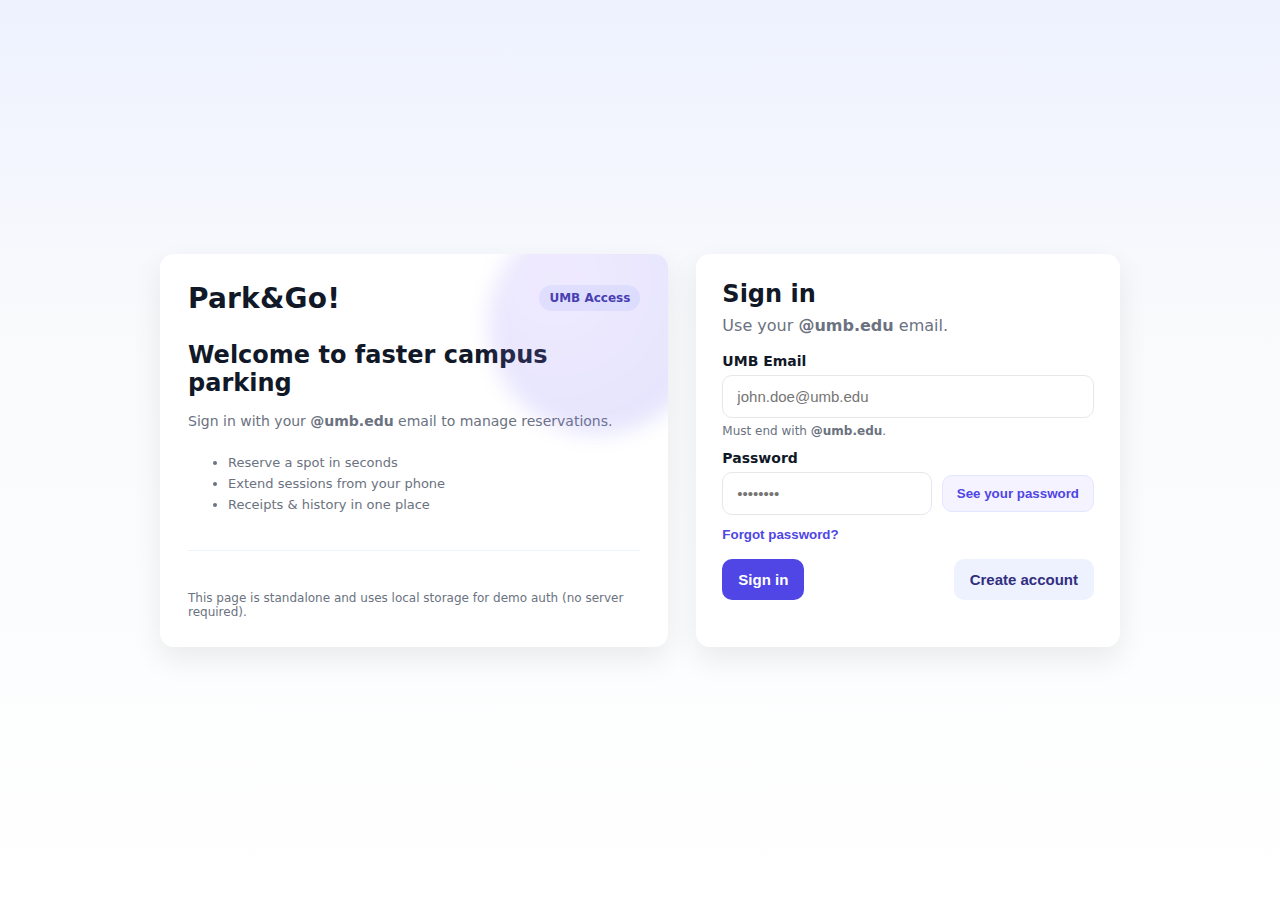
<file: home.html>
<!doctype html>
<html lang="en">
<head>
  <meta charset="utf-8" />
  <meta name="viewport" content="width=device-width,initial-scale=1" />
  <title>Park&Go! - Home</title>

  <!-- ✅ Linked CSS file -->
  <link rel="stylesheet" href="home.css" />
</head>

<body>
  <header class="topbar">
    <div class="left">
      <a href="home.html" class="logo-link">
        <img src="Park&Go!.png" alt="Park&Go! Logo" class="logo-img" />
      </a>
      <div class="heading">
        <div class="title" id="welcomeText">Welcome back!</div>
        <div class="subtitle" id="welcomeSub">Let’s get you parked.</div>
      </div>
    </div>
    <div class="right">
      <button id="signOutBtn" class="btn ghost">Sign out</button>
    </div>
  </header>

  <main class="container">
    <section class="hero-card">
      <div class="hero-left">
        <div class="hero-heading">
          <span class="pill">Today’s Plan</span>
          <h1 id="heroGreeting">Good morning, driver</h1>
        </div>
        <p id="nextReservation" class="hero-copy">You don’t have any active reservations. Pick a garage to get started.</p>
        <div class="hero-actions">
          <button id="primaryAction" class="btn primary">Reserve a Spot</button>
          <button id="viewHistory" class="btn ghost">View Reservations</button>
        </div>
      </div>
      <div class="hero-right">
        <div class="metric-card">
          <div class="metric-label">Selected Garage</div>
          <div class="metric-value" id="selectedGarageLabel">None</div>
          <div class="metric-sub" id="garageStatus">Choose a garage below</div>
        </div>
      </div>
    </section>

    <section class="section select-garage">
      <div class="section-heading">
        <h2 class="section-title">Live garage availability</h2>
        <p class="muted small">Data refreshes every five minutes from gate sensors.</p>
      </div>
      <div class="garages" id="garageList"></div>
      <div class="hint">Tip: Selecting a garage personalises the insights and reservation shortcuts below.</div>
    </section>


    <section class="section activity">
      <div class="section-heading">
        <h2 class="section-title">Upcoming & recent reservations</h2>
        <button id="viewAllReservations" class="link-btn">View all</button>
      </div>
      <ul id="reservationList" class="reservation-list" aria-live="polite"></ul>
      <div id="reservationEmpty" class="empty-state">No reservations yet. Reserve a spot to see it here.</div>
    </section>

  </main>

  <!-- Bottom Navigation -->
  <nav class="sitenavigation">
    <p><a href="home.html" class="active">Home</a></p>
    <p><a href="map.html"> Map</a></p>
    <p><a href="./reservations.html">Reservation</a></p>
    <p><a href="./profile.html">Profile</a></p>
  </nav>
  <script src="profile-shared.js"></script>
  <script>
  (() => {
    const {
      SESSION_KEY,
      readProfiles,
      writeProfiles,
      ensureProfile,
      readReservations,
      formatDate,
      toTitleCase,
      localPart
    } = window.ProfileStore;

    const SELECTED_GARAGE_KEY = "parkgo_selected_garage";
    const MODE_KEY = "parkgo_mode";
    const GARAGE_SNAPSHOT_KEY = "parkgo_garage_snapshot";

    const email = localStorage.getItem(SESSION_KEY);
    if(!email){
      window.location.href = "welcome.html";
      return;
    }

    const $ = (selector, root=document) => root.querySelector(selector);
    const welcomeText    = $("#welcomeText");
    const welcomeSub     = $("#welcomeSub");
    const heroGreeting   = $("#heroGreeting");
    const nextReservationEl = $("#nextReservation");
    const primaryAction  = $("#primaryAction");
    const viewHistory    = $("#viewHistory");
    const selectedGarageLabel = $("#selectedGarageLabel");
    const garageStatus   = $("#garageStatus");
    const garageList     = $("#garageList");
    const reservationList = $("#reservationList");
    const reservationEmpty = $("#reservationEmpty");

    function deriveFirstName(profile){
      const raw = (profile.name || "").trim();
      if(raw){
        return toTitleCase(raw.split(/\s+/)[0] || "Driver");
      }
      const fragment = email.split("@")[0] || "";
      const match = fragment.match(/[A-Za-z]+/);
      const token = match ? match[0] : "Driver";
      return toTitleCase(token);
    }

    function ensureProfileName(){
      const profiles = readProfiles();
      const profile = profiles[email] || ensureProfile();
      if(!profile.name){
        try{
          const users = JSON.parse(localStorage.getItem("parkgo_users") || "{}");
          const user = users[email];
          if(user){
            const candidate = [user.firstName, user.lastName].filter(Boolean).join(" ").trim();
            if(candidate){
              profile.name = candidate.split(/\s+/).map(part=>toTitleCase(part)).join(" ");
            }
          }
        }catch{}
      }
      profiles[email] = profile;
      writeProfiles(profiles);
      return profile;
    }

    const profile = ensureProfileName();
    const firstName = deriveFirstName(profile);

    if(welcomeText){ welcomeText.textContent = `Welcome back, ${firstName}!`; }
    if(heroGreeting){ heroGreeting.textContent = `Hi ${firstName}, your spot is waiting`; }
    if(welcomeSub){
      welcomeSub.textContent = "Track availability, reserve parking, and stay ahead with live updates.";
    }

    function loadStoredSnapshot(){
      try{
        return JSON.parse(localStorage.getItem(GARAGE_SNAPSHOT_KEY) || "null");
      }catch{
        return null;
      }
    }
    function normalizeSnapshot(raw){
      if(!raw){ return null; }
      const map = new Map();
      const list = Array.isArray(raw.garages) ? raw.garages : [];
      list.forEach(item=>{
        if(item && item.name){
          map.set(item.name, item);
        }
      });
      if(!map.size){ return null; }
      return { timestamp: raw.timestamp || Date.now(), map };
    }

    // Garage data
    function computeGarageSnapshot(){
      const now = Date.now();
      const base = [
        { name:"West Garage", levels:7, capacity:420, base:0.62 },
        { name:"Campus Center Garage", levels:2, capacity:120, base:0.45 }
      ];
      const cached = normalizeSnapshot(loadStoredSnapshot());
      if(cached && (now - cached.timestamp) < 5 * 60 * 1000){
        const reused = base.map(entry=>{
          const cachedEntry = cached.map.get(entry.name);
          if(cachedEntry){
            const available = Math.min(Number(cachedEntry.available) || 0, entry.capacity);
            const ratio = Math.min(Math.max(cachedEntry.ratio ?? (available / entry.capacity), 0), 1);
            const change = cachedEntry.change ?? 0;
            return { ...entry, available, change, ratio };
          }
          return { ...entry, available: Math.round(entry.capacity * entry.base), change: 0, ratio: entry.base };
        });
        try{
          localStorage.setItem(GARAGE_SNAPSHOT_KEY, JSON.stringify({ timestamp: cached.timestamp, garages: reused }));
        }catch{}
        return reused;
      }
      const result = base.map((entry, index)=>{
        const wave = Math.sin(now / (620000 - index * 110000)) * 0.08;
        const ratio = Math.min(Math.max(entry.base + wave, 0.1), 0.95);
        const available = Math.round(entry.capacity * ratio);
        const change = Math.round((Math.random() * 12) - 6);
        return { ...entry, available, change, ratio };
      });
      try{
        localStorage.setItem(GARAGE_SNAPSHOT_KEY, JSON.stringify({ timestamp: now, garages: result }));
      }catch{}
      return result;
    }

    let garages = computeGarageSnapshot();

    function renderGarageCards(){
      if(!garageList){ return; }
      const saved = localStorage.getItem(SELECTED_GARAGE_KEY);
      const STATE_DATA = {
        good:{
          label:"Flowing freely",
          caption:"Plenty of stalls open",
          color:"#7c3aed",
          glow:"rgba(124,58,237,0.35)",
          surface:"linear-gradient(135deg,#ede9fe 0%,#ddd6fe 45%,#c4b5fd 100%)",
          muted:"#4c1d95"
        },
        moderate:{
          label:"Filling steadily",
          caption:"Arrivals picking up",
          color:"#7c3aed",
          glow:"rgba(124,58,237,0.35)",
          surface:"linear-gradient(135deg,#ede9fe 0%,#ddd6fe 45%,#c4b5fd 100%)",
          muted:"#4c1d95"
        },
        busy:{
          label:"Near capacity",
          caption:"Expect short waits",
          color:"#7c3aed",
          glow:"rgba(124,58,237,0.35)",
          surface:"linear-gradient(135deg,#ede9fe 0%,#ddd6fe 45%,#c4b5fd 100%)",
          muted:"#4c1d95"
        }
      };
      garageList.innerHTML = garages.map((garage)=>{
        const percent = Math.round((garage.available/garage.capacity)*100);
        const state = percent >= 70 ? "good" : percent >= 40 ? "moderate" : "busy";
        const tone = STATE_DATA[state] || STATE_DATA.moderate;
        const change = garage.change || 0;
        const trendText = `${change >= 0 ? "+" : ""}${change} vs last hour`;
        const trendClass = change >= 0 ? "positive" : "negative";
        const selected = saved === garage.name ? "selected" : "";
        const trendIcon = change >= 0 ? "▲" : "▼";
        return `
          <button
            class="garage-card ${selected}"
            data-garage="${garage.name}"
            data-state="${state}"
            style="--state-color:${tone.color}; --state-glow:${tone.glow}; --state-surface:${tone.surface}; --state-muted:${tone.muted}; --percent:${percent}%;">
            <div class="garage-header">
              <div class="g-heading">
                <span class="status-led" aria-hidden="true"></span>
                <div>
                  <div class="g-title">${garage.name}</div>
                  <div class="g-meta">${garage.levels} level${garage.levels>1?"s":""}</div>
                </div>
              </div>
              <div class="garage-pill">${percent}% capacity</div>
            </div>
            <div class="garage-meter" aria-hidden="true">
              <div class="meter-track">
                <div class="meter-fill" style="width:${percent}%"></div>
              </div>
              <div class="meter-legend">
                <span class="meter-available">${garage.available} open</span>
                <span class="meter-used">${garage.capacity - garage.available} used</span>
              </div>
            </div>
            <div class="garage-state">
              <span class="state-label">${tone.label}</span>
              <span class="state-caption">${tone.caption}</span>
            </div>
            <div class="garage-trend ${trendClass}">
              <span class="trend-icon" aria-hidden="true">${trendIcon}</span>
              <span>${trendText}</span>
            </div>
          </button>
        `;
      }).join("");

      const buttons = Array.from(document.querySelectorAll(".garage-card"));
      buttons.forEach(btn=>{
        btn.addEventListener("click", ()=>{
          buttons.forEach(b=>b.classList.remove("selected"));
          btn.classList.add("selected");
          const garageName = btn.dataset.garage;
          localStorage.setItem(SELECTED_GARAGE_KEY, garageName);
          updateGarageSummary(garageName);
        });
        btn.addEventListener("keydown",(e)=>{
          if(e.key === "Enter" || e.key === " "){
            e.preventDefault();
            btn.click();
          }
        });
      });

      if(!saved && buttons.length){
        buttons[0].classList.add("selected");
        localStorage.setItem(SELECTED_GARAGE_KEY, buttons[0].dataset.garage);
      }
      updateGarageSummary(localStorage.getItem(SELECTED_GARAGE_KEY) || garages[0].name);
    }

    function updateGarageSummary(name){
      const entry = garages.find(g=>g.name === name);
      if(selectedGarageLabel){
        selectedGarageLabel.textContent = entry ? entry.name : "None";
      }
      if(garageStatus){
        if(entry){
          const percent = Math.round((entry.available/entry.capacity)*100);
          garageStatus.textContent = `${entry.available} spots open • ${percent}% capacity`;
        }else{
          garageStatus.textContent = "Choose a garage to personalize suggestions.";
        }
      }
    }

    function getReservations(){
      const list = readReservations();
      return list.filter(r=>r.user === email);
    }

    function renderReservations(){
      if(!reservationList || !reservationEmpty){ return; }
      const list = getReservations();
      if(!list.length){
        reservationList.innerHTML = "";
        reservationList.hidden = true;
        reservationEmpty.hidden = false;
        return;
      }
      const sorted = list.slice().sort((a,b)=>new Date(a.startIso) - new Date(b.startIso));
      const now = Date.now();
      const next = sorted.find(res => new Date(res.endIso).getTime() >= now);

      if(nextReservationEl){
        if(next){
          const start = new Date(next.startIso);
          const end = new Date(next.endIso);
          nextReservationEl.innerHTML = `Your next reservation is <strong>${next.garage}</strong> on <strong>${start.toLocaleDateString([], {weekday:"short", month:"short", day:"numeric"})}</strong> from <strong>${start.toLocaleTimeString([], {hour:"numeric", minute:"2-digit"})}</strong> to <strong>${end.toLocaleTimeString([], {hour:"numeric", minute:"2-digit"})}</strong>.`;
        }else{
          nextReservationEl.textContent = "You don’t have anything booked. Reserve a spot to skip the ticket line.";
        }
      }

      reservationList.hidden = false;
      reservationEmpty.hidden = true;
      reservationList.innerHTML = sorted.slice(0,4).map((res)=>{
        const start = new Date(res.startIso);
        const end = new Date(res.endIso);
        const isFuture = end.getTime() > now;
        return `
          <li class="reservation-item ${isFuture?"active":"completed"}">
            <div>
              <div class="reservation-title">${res.garage}</div>
              <div class="reservation-meta">${start.toLocaleDateString([], {month:"short", day:"numeric"})} • ${start.toLocaleTimeString([], {hour:"numeric", minute:"2-digit"})} - ${end.toLocaleTimeString([], {hour:"numeric", minute:"2-digit"})}</div>
            </div>
            <span class="status-badge">${isFuture ? "Upcoming" : "Completed"}</span>
          </li>
        `;
      }).join("");
    }

    function goToMap(mode){
      const selected =
        document.querySelector(".garage-card.selected")?.dataset.garage ||
        localStorage.getItem(SELECTED_GARAGE_KEY);

      if(mode === "select" && !selected){
        alert("Please choose a garage first.");
        return;
      }
      if(selected){
        localStorage.setItem(SELECTED_GARAGE_KEY, selected);
      }
      localStorage.setItem(MODE_KEY, mode);
      window.location.href = "map.html";
    }

    $("#signOutBtn")?.addEventListener("click", ()=>{
      localStorage.removeItem(SESSION_KEY);
      window.location.href = "welcome.html";
    });

    primaryAction?.addEventListener("click", ()=>goToMap("select"));
    viewHistory?.addEventListener("click", ()=>window.location.href = "reservations.html");
    $("#viewAllReservations")?.addEventListener("click", ()=>window.location.href = "reservations.html");
    window.addEventListener("storage", (event)=>{
      if(event.key === GARAGE_SNAPSHOT_KEY){
        const stored = normalizeSnapshot(loadStoredSnapshot());
        if(stored){
          garages = Array.from(stored.map.values()).map(entry=>({
            name: entry.name,
            levels: entry.levels || (entry.name === "West Garage" ? 7 : 2),
            capacity: entry.capacity,
            available: entry.available,
            change: entry.change ?? 0,
            ratio: entry.ratio ?? (entry.available / entry.capacity)
          }));
          renderGarageCards();
        }
      }
    });

    renderGarageCards();
    renderReservations();
  })();
  </script>
</body>
</html>
</file>
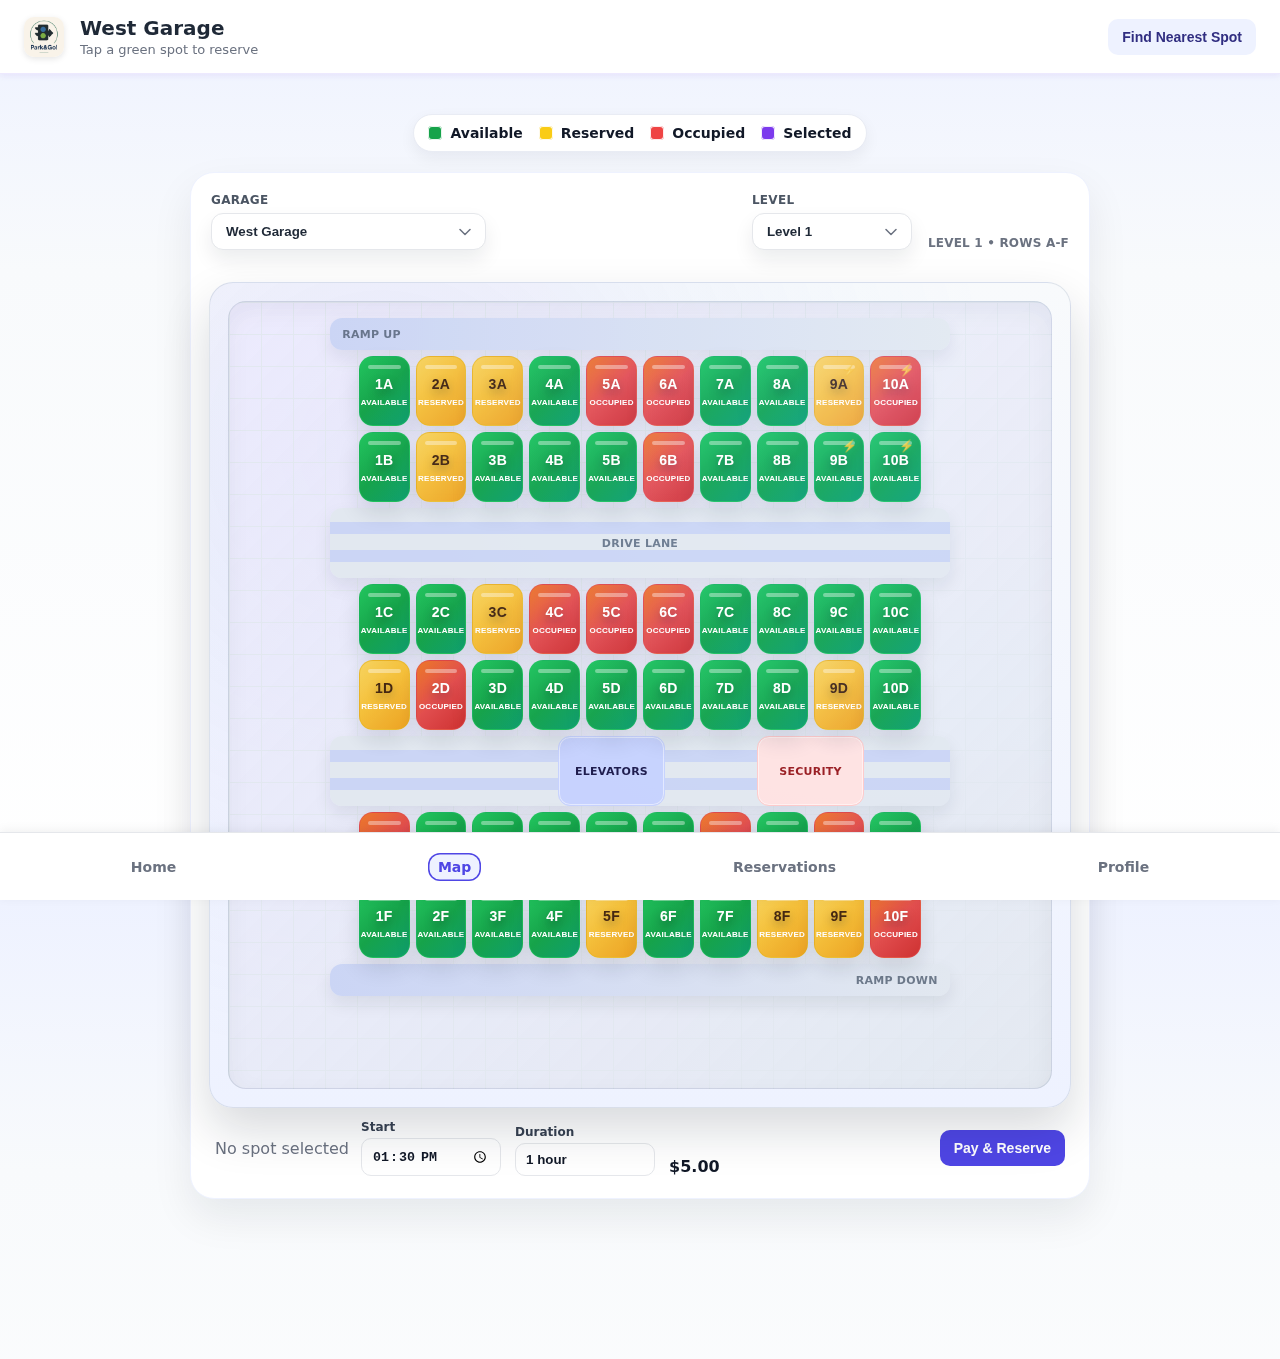
<file: Map.html>
<!doctype html>
<html lang="en">
<head>
  <meta charset="utf-8" />
  <meta name="viewport" content="width=device-width,initial-scale=1" />
  <title>Park&Go! - Map</title>
  <link rel="stylesheet" href="map.css" />
</head>
<body>
  <header class="topbar">
    <div class="left">
      <a href="home.html" class="logo-link" title="Go Home">
        <img src="Park&Go!.png" alt="Park&Go! logo" class="logo-img" />
      </a>
      <div class="heading">
        <div class="title" id="garageTitle">West Garage</div>
        <div class="subtitle">Tap a green spot to reserve</div>
      </div>
    </div>
    <div class="right">
      <button id="nearestBtn" class="btn secondary">Find Nearest Spot</button>
    </div>
  </header>

  <main class="container">
    <!-- Legend -->
    <section class="legend">
      <span class="item"><span class="dot available"></span>Available</span>
      <span class="item"><span class="dot reserved"></span>Reserved</span>
      <span class="item"><span class="dot occupied"></span>Occupied</span>
      <span class="item"><span class="dot selected"></span>Selected</span>
    </section>

    <!-- Map -->
    <section class="lot-wrap">
      <div class="lot-header">
        <div class="garage-picker">
          <label for="garageSelect">Garage</label>
          <select id="garageSelect">
            <option value="West Garage">West Garage</option>
            <option value="Campus Center Garage">Campus Center Garage</option>
          </select>
        </div>
        <div class="level-meta">
          <div class="level-picker">
            <label for="levelSelect">Level</label>
            <select id="levelSelect" aria-label="Choose level"></select>
          </div>
          <div id="levelText" class="muted level-helper">Level 1 • Rows A-F</div>
        </div>
        <div class="lot-actions"></div>
      </div>

      <div class="lot map-stage">
        <div class="map-grid" id="mapGrid" aria-label="Garage parking map"></div>
      </div>

      <div class="controls">
        <div class="selection">
          <div id="selectedLabel" class="muted">No spot selected</div>

          <!-- When + Duration + Total -->
          <div class="pricing">
            <div class="when">
              <label for="startTime">Start</label>
              <input id="startTime" type="time" step="900" />
            </div>

            <div class="dur">
              <label for="duration">Duration</label>
              <select id="duration">
                <option value="1">1 hour</option>
                <option value="2">2 hours</option>
                <option value="3">3 hours</option>
                <option value="day">Whole day</option>
              </select>
            </div>

            <div class="total" id="totalPrice">$0.00</div>
          </div>
        </div>

        <div class="buttons">
          <button id="payBtn" class="btn primary" disabled>Pay & Reserve</button>
        </div>
      </div>
    </section>
  </main>

  <!-- Bottom Nav (matches home.css; no dot elements) -->
  <nav class="tabbar">
    <a href="home.html" class="tab">Home</a>
    <a href="map.html" class="tab active">Map</a>
    <a href="reservations.html" class="tab">Reservations</a>
    <a href="profile.html" class="tab">Profile</a>
  </nav>

  <!-- Payment Modal -->
  <dialog id="payDialog" class="modal">
    <form method="dialog" class="modal-card">
      <h3>Confirm Reservation</h3>
      <p id="confirmText" class="muted"></p>
      <div class="row">
        <button value="cancel" class="btn ghost">Cancel</button>
        <button id="confirmPayBtn" value="ok" class="btn primary">Pay Now</button>
      </div>
    </form>
  </dialog>
  <dialog id="qrDialog" class="modal qr-modal">
    <form method="dialog" class="modal-card qr-card">
      <h3>Gate Access Pass</h3>
      <div id="qrCode"></div>
      <ul class="confirm-details" id="qrDetails"></ul>
      <div class="row">
        <button value="close" class="btn ghost">Close</button>
        <button type="button" id="qrNavBtn" class="btn primary">View Reservations</button>
      </div>
    </form>
  </dialog>

  <script>
    const SESSION_KEY = "parkgo_current_user";
    const SELECTED_GARAGE_KEY = "parkgo_selected_garage";
    const MODE_KEY = "parkgo_mode";
    const RESERVATIONS_KEY = "parkgo_reservations";

    const user = localStorage.getItem(SESSION_KEY) || "guest@example.com";
    const GARAGE_SNAPSHOT_KEY = "parkgo_garage_snapshot";
    const GARAGE_CONFIG = {
      "West Garage": { levels:[1,2,3,4,5,6,7] },
      "Campus Center Garage": { levels:[1,2] }
    };
    let currentGarage = localStorage.getItem(SELECTED_GARAGE_KEY);
    if(!currentGarage || !GARAGE_CONFIG[currentGarage]){
      currentGarage = "West Garage";
      localStorage.setItem(SELECTED_GARAGE_KEY, currentGarage);
    }
    let currentLevels = GARAGE_CONFIG[currentGarage].levels.slice();
    let currentLevel = currentLevels[0];

    const PRICE_PER_HOUR = 5;
    const PRICE_WHOLE_DAY = 25;

    const CELL_W = 36;
    const CELL_H = 36;
    const ENTRANCE_GRID = { col: 5, row: 18 };
    const ENTRANCE_PX = {
      x: (ENTRANCE_GRID.col - 0.5) * CELL_W,
      y: (ENTRANCE_GRID.row - 0.5) * CELL_H
    };

    const ROW_LABELS = ["A","B","C","D","E","F"];
    const ROW_OFFSETS = { A:2, B:4, C:8, D:10, E:14, F:16 };
    const SPOTS_PER_ROW = 10;
    const SPOTS_PER_LEVEL = ROW_LABELS.length * SPOTS_PER_ROW;
    let snapshotCache = null;
    let baseLayout = new Map();
    const COL_BASE = 5;
    const COL_SPAN = 2;
    const COL_STEP = 2;
    const ROW_SPAN = 2;

    const MAP_FEATURES = [
      { class:"drive-lane northern", label:"Ramp Up", col:4, row:1, colspan:22, rowspan:1 },
      { class:"drive-lane central", label:"Drive Lane", col:4, row:6, colspan:22, rowspan:2 },
      { class:"drive-lane central", col:4, row:12, colspan:22, rowspan:2 },
      { class:"drive-lane southern", label:"Ramp Down", col:4, row:18, colspan:22, rowspan:1 },
      { class:"map-feature core", label:"Elevators", col:12, row:12, colspan:4, rowspan:2 },
      { class:"map-feature security", label:"Security", col:19, row:12, colspan:4, rowspan:2 }
    ];

    const mapGrid = document.getElementById("mapGrid");
    const garageTitle = document.getElementById("garageTitle");
    const garageSelect = document.getElementById("garageSelect");
    const levelText = document.getElementById("levelText");
    const levelSelect = document.getElementById("levelSelect");
    const selectedLabel = document.getElementById("selectedLabel");
    const durationSel = document.getElementById("duration");
    const startTimeInp = document.getElementById("startTime");
    const totalPrice = document.getElementById("totalPrice");
    const payBtn = document.getElementById("payBtn");
    const nearestBtn = document.getElementById("nearestBtn");
    const viewOnlyBtn = document.getElementById("viewOnlyBtn");
    const payDialog = document.getElementById("payDialog");
    const confirmText = document.getElementById("confirmText");
    const confirmPayBtn = document.getElementById("confirmPayBtn");
    const qrDialog = document.getElementById("qrDialog");
    const qrCodeEl = document.getElementById("qrCode");
    const qrDetails = document.getElementById("qrDetails");
    const qrNavBtn = document.getElementById("qrNavBtn");

    const spotCenters = new Map();
    const spotElements = new Map();
    const spotState = new Map();

    let selectedSpot = null;

    function readReservations(){
      try{
        return JSON.parse(localStorage.getItem(RESERVATIONS_KEY) || "[]");
      }catch{
        return [];
      }
    }
    function saveReservations(list){
      localStorage.setItem(RESERVATIONS_KEY, JSON.stringify(list));
    }
    function rolloverExpired(){
      const now = Date.now();
      const list = readReservations();
      let changed = false;
      for (const r of list){
        if (r.status === "Active" && new Date(r.endIso).getTime() < now){
          r.status = "Completed";
          changed = true;
        }
      }
      if (changed) saveReservations(list);
    }

    function loadStoredSnapshot(){
      try{
        return JSON.parse(localStorage.getItem(GARAGE_SNAPSHOT_KEY) || "null");
      }catch{
        return null;
      }
    }
    function normalizeSnapshot(raw){
      if(!raw){ return null; }
      const map = new Map();
      const list = Array.isArray(raw.garages) ? raw.garages : [];
      list.forEach(item=>{
        if(item && item.name){
          map.set(item.name, item);
        }
      });
      if(!map.size){ return null; }
      return { timestamp: raw.timestamp || Date.now(), map };
    }
    function generateSnapshot(){
      const now = Date.now();
      const base = [
        { name:"West Garage", capacity: SPOTS_PER_LEVEL * GARAGE_CONFIG["West Garage"].levels.length, base:0.62 },
        { name:"Campus Center Garage", capacity: SPOTS_PER_LEVEL * GARAGE_CONFIG["Campus Center Garage"].levels.length, base:0.45 }
      ];
      const garages = base.map((entry, index)=>{
        const wave = Math.sin(now / (620000 - index * 110000)) * 0.08;
        const ratio = Math.min(Math.max(entry.base + wave, 0.1), 0.95);
        const available = Math.round(entry.capacity * ratio);
        const change = Math.round((Math.random() * 12) - 6);
        return {
          name: entry.name,
          capacity: entry.capacity,
          available,
          change,
          ratio,
          levels: GARAGE_CONFIG[entry.name]?.levels.length || 1
        };
      });
      const payload = { timestamp: now, garages };
      try{
        localStorage.setItem(GARAGE_SNAPSHOT_KEY, JSON.stringify(payload));
      }catch{}
      return payload;
    }
    function getSnapshot(){
      if(snapshotCache){ return snapshotCache; }
      const stored = normalizeSnapshot(loadStoredSnapshot());
      if(stored){
        snapshotCache = stored;
        return snapshotCache;
      }
      snapshotCache = normalizeSnapshot(generateSnapshot());
      return snapshotCache;
    }
    function getGarageSnapshot(name){
      const snapshot = getSnapshot();
      return snapshot?.map.get(name) || null;
    }

    function applyPlacement(node, { col, row, colspan = 1, rowspan = 1 }){
      node.style.setProperty("--col", col);
      node.style.setProperty("--row", row);
      node.style.setProperty("--colspan", colspan);
      node.style.setProperty("--rowspan", rowspan);
    }
    function shuffle(array){
      for(let i = array.length - 1; i > 0; i--){
        const j = Math.floor(Math.random() * (i + 1));
        [array[i], array[j]] = [array[j], array[i]];
      }
      return array;
    }
    function distributeAvailability(total, levelCount){
      const counts = Array(levelCount).fill(0);
      const perLevel = SPOTS_PER_LEVEL;
      const maxTotal = levelCount * perLevel;
      let remaining = Math.max(0, Math.min(total, maxTotal));
      let idx = 0;
      while(remaining > 0){
        if(counts[idx] < perLevel){
          counts[idx]++;
          remaining--;
        }
        idx = (idx + 1) % levelCount;
      }
      return counts;
    }
    function buildStatusArray(availableCount){
      const totalSpots = SPOTS_PER_LEVEL;
      const capped = Math.max(0, Math.min(availableCount, totalSpots));
      const statuses = [];
      for(let i=0; i<capped; i++){ statuses.push("available"); }
      let remaining = totalSpots - statuses.length;
      if(remaining < 0){ remaining = 0; }
      const reservedTarget = Math.min(remaining, Math.max(2, Math.round(remaining * 0.45)));
      for(let i=0; i<reservedTarget; i++){ statuses.push("reserved"); }
      remaining = totalSpots - statuses.length;
      for(let i=0; i<remaining; i++){ statuses.push("occupied"); }
      return shuffle(statuses);
    }
    function updateBaseLayout(){
      const config = GARAGE_CONFIG[currentGarage];
      const snapshot = getGarageSnapshot(currentGarage);
      const totalAvailable = snapshot ? snapshot.available : Math.round(SPOTS_PER_LEVEL * config.levels.length * 0.5);
      const counts = distributeAvailability(totalAvailable, config.levels.length);
      baseLayout = new Map();
      config.levels.forEach((levelNumber, index)=>{
        baseLayout.set(levelNumber, buildStatusArray(counts[index]));
      });
    }
    function getBaseStatus(level, element){
      const statuses = baseLayout.get(level);
      if(!statuses){ return "available"; }
      const idx = Number(element.dataset.index || 0);
      return statuses[idx] || "available";
    }
    function updateLevelText(){
      if(levelText){
        levelText.textContent = `Level ${currentLevel} • Rows A-F`;
      }
    }

    function buildMapLayout(){
      mapGrid.innerHTML = "";
      spotElements.clear();
      spotCenters.clear();

      MAP_FEATURES.forEach(feature=>{
        const node = document.createElement("div");
        node.className = `map-item ${feature.class}`;
        if(feature.label){
          const label = document.createElement("span");
          label.textContent = feature.label;
          node.appendChild(label);
        }
        node.setAttribute("aria-hidden","true");
        applyPlacement(node, feature);
        mapGrid.appendChild(node);
      });

      ROW_LABELS.forEach(rowLabel=>{
        const rowStart = ROW_OFFSETS[rowLabel];
        for(let col=1; col<=SPOTS_PER_ROW; col++){
          const colStart = COL_BASE + (col-1) * COL_STEP;
          const spotId = `${col}${rowLabel}`;
          const spot = document.createElement("button");
          spot.type = "button";
          spot.className = "parking-spot status-available";
          spot.dataset.id = spotId;
          const spotIndex = spotElements.size;
          spot.dataset.index = String(spotIndex);
          spot.setAttribute("aria-label", `Spot ${spotId}`);
          applyPlacement(spot, { col: colStart, row: rowStart, colspan: COL_SPAN, rowspan: ROW_SPAN });
          spot.innerHTML = `
            <span class="spot-code">${spotId}</span>
            <span class="spot-status" aria-hidden="true">Available</span>
          `;
          if((rowLabel === "A" || rowLabel === "B") && col >= SPOTS_PER_ROW - 1){
            spot.classList.add("ev-spot");
          }
          spot.addEventListener("click", ()=>handleSpotClick(spotId));
          mapGrid.appendChild(spot);
          spotElements.set(spotId, spot);

          const centerX = (colStart - 1 + COL_SPAN / 2) * CELL_W;
          const centerY = (rowStart - 1 + ROW_SPAN / 2) * CELL_H;
          spotCenters.set(spotId, { x: centerX, y: centerY });
        }
      });
    }

    function renderLevelOptions(){
      if(!levelSelect){ return; }
      levelSelect.innerHTML = "";
      currentLevels.forEach(level=>{
        const option = document.createElement("option");
        option.value = String(level);
        option.textContent = `Level ${level}`;
        levelSelect.appendChild(option);
      });
      levelSelect.value = String(currentLevel);
    }

    function getSpotState(level, spotId, element){
      const now = Date.now();
      const reservations = readReservations();
      let status = getBaseStatus(level, element);
      let reservation = null;
      for (const res of reservations){
        if(res.garage !== currentGarage) continue;
        const resLevel = res.level ?? level;
        if(resLevel !== level) continue;
        if(res.spot !== spotId) continue;
        if(res.status === "Cancelled" || res.status === "Completed") continue;
        const start = new Date(res.startIso).getTime();
        const end = new Date(res.endIso).getTime();
        if(now >= start && now <= end){
          status = "occupied";
          reservation = res;
          break;
        }
        if(start > now && status !== "occupied"){
          status = "reserved";
          if(!reservation || start < new Date(reservation.startIso).getTime()){
            reservation = res;
          }
        }
      }
      return { status, reservation };
    }

    function renderGrid(){
      rolloverExpired();
      if(!baseLayout.has(currentLevel)){
        updateBaseLayout();
      }
      spotState.clear();
      spotElements.forEach((element, id)=>{
        const state = getSpotState(currentLevel, id, element);
        spotState.set(id, state);

        element.classList.remove("status-available","status-reserved","status-occupied");
        element.classList.add(`status-${state.status}`);
        element.setAttribute("data-status", state.status);
        element.setAttribute("aria-disabled", state.status === "available" ? "false" : "true");

        const statusText = state.status === "available" ? "Available" : state.status === "reserved" ? "Reserved" : "Occupied";
        const statusNode = element.querySelector(".spot-status");
        if(statusNode){ statusNode.textContent = statusText; }

        const reservedByYou = state.reservation && state.reservation.user === user;
        const endLabel = state.reservation ? new Date(state.reservation.endIso).toLocaleTimeString([], { hour:"numeric", minute:"2-digit" }) : "";
        const descriptor = reservedByYou ? `${statusText} (yours)` : statusText;
        const detail = endLabel ? ` until ${endLabel}` : "";
        element.title = `Spot ${id}: ${descriptor}${detail}`;

        if(selectedSpot === id && state.status === "available"){
          element.classList.add("status-selected");
        }else{
          element.classList.remove("status-selected");
        }
      });

      if(selectedSpot && (!spotState.has(selectedSpot) || spotState.get(selectedSpot).status !== "available")){
        setSelected(null);
      }
      updatePrice();
    }
    function setGarage(newGarage){
      if(!GARAGE_CONFIG[newGarage]){ return; }
      currentGarage = newGarage;
      if(localStorage.getItem(SELECTED_GARAGE_KEY) !== currentGarage){
        localStorage.setItem(SELECTED_GARAGE_KEY, currentGarage);
      }
      currentLevels = GARAGE_CONFIG[currentGarage].levels.slice();
      if(!currentLevels.includes(currentLevel)){
        currentLevel = currentLevels[0];
      }
      if(garageSelect && garageSelect.value !== currentGarage){
        garageSelect.value = currentGarage;
      }
      if(garageTitle){ garageTitle.textContent = currentGarage; }
      updateBaseLayout();
      renderLevelOptions();
      if(levelSelect && levelSelect.value !== String(currentLevel)){
        levelSelect.value = String(currentLevel);
      }
      updateLevelText();
      setSelected(null);
      renderGrid();
    }
    if(garageSelect){
      garageSelect.addEventListener("change", (event)=>{
        setGarage(event.target.value);
      });
    }
    if(levelSelect){
      levelSelect.addEventListener("change", (event)=>{
        const value = Number(event.target.value);
        if(Number.isNaN(value) || value === currentLevel){ return; }
        currentLevel = value;
        updateLevelText();
        setSelected(null);
        renderGrid();
      });
    }
    window.addEventListener("storage", (event)=>{
      if(event.key === GARAGE_SNAPSHOT_KEY){
        snapshotCache = null;
        updateBaseLayout();
        renderGrid();
      }
      if(event.key === SELECTED_GARAGE_KEY && event.newValue && event.newValue !== currentGarage){
        setGarage(event.newValue);
      }
    });

    function updatePrice(){
      const val = durationSel.value;
      const total = (val === "day") ? PRICE_WHOLE_DAY : Number(val || 1) * PRICE_PER_HOUR;
      totalPrice.textContent = `$${total.toFixed(2)}`;
      payBtn.disabled = !selectedSpot;
    }
    durationSel.addEventListener("change", updatePrice);
    startTimeInp.addEventListener("change", ()=>{});

    function setSelected(id){
      spotElements.forEach(el=>el.classList.remove("status-selected"));
      if(!id){
        selectedSpot = null;
        selectedLabel.textContent = "No spot selected";
        updatePrice();
        return;
      }
      const state = spotState.get(id);
      if(!state || state.status !== "available"){
        selectedSpot = null;
        selectedLabel.textContent = "No spot selected";
        updatePrice();
        return;
      }
      selectedSpot = id;
      const node = spotElements.get(id);
      if(node){ node.classList.add("status-selected"); }
      selectedLabel.textContent = `Selected: Level ${currentLevel} • ${id}`;
      updatePrice();
    }

    function handleSpotClick(id){
      const state = spotState.get(id);
      if(!state){ return; }
      if(state.status !== "available"){
        const byYou = state.reservation && state.reservation.user === user;
        const endLabel = state.reservation ? new Date(state.reservation.endIso).toLocaleTimeString([], { hour:"numeric", minute:"2-digit" }) : "";
        const descriptor = state.status === "reserved" ? "reserved" : "occupied";
        const owner = byYou ? " (yours)" : "";
        const until = endLabel ? ` until ${endLabel}` : "";
        selectedLabel.textContent = `Spot ${id} is ${descriptor}${until}${owner}.`;
        payBtn.disabled = true;
        return;
      }
      setSelected(id);
    }

    function dist(a,b){
      const dx = a.x - b.x;
      const dy = a.y - b.y;
      return Math.hypot(dx, dy);
    }

    function findNearestOpen(){
      let bestId = null;
      let bestDist = Infinity;
      spotElements.forEach((el, id)=>{
        if(spotState.get(id)?.status !== "available") return;
        const center = spotCenters.get(id);
        if(!center) return;
        const d = dist(center, ENTRANCE_PX);
        if(d < bestDist){
          bestDist = d;
          bestId = id;
        }
      });
      return bestId;
    }

    nearestBtn.addEventListener("click", ()=>{
      renderGrid();
      const id = findNearestOpen();
      if(id){
        setSelected(id);
      }else{
        selectedLabel.textContent = "No available spots on this level right now.";
      }
    });
    if(viewOnlyBtn){
      viewOnlyBtn.addEventListener("click", ()=>{
        localStorage.setItem(MODE_KEY, "view");
        setSelected(null);
        renderGrid();
      });
    }

    function roundToNextQuarter(date = new Date()){
      const d = new Date(date);
      d.setSeconds(0,0);
      const mins = d.getMinutes();
      const next = Math.ceil(mins / 15) * 15;
      if(next === 60){
        d.setHours(d.getHours() + 1);
        d.setMinutes(0);
      }else{
        d.setMinutes(next);
      }
      return d;
    }
    function setDefaultStartTime(){
      const d = roundToNextQuarter();
      const hh = String(d.getHours()).padStart(2,"0");
      const mm = String(d.getMinutes()).padStart(2,"0");
      startTimeInp.value = `${hh}:${mm}`;
    }
    function computeStartEnd(){
      const [hh, mm] = (startTimeInp.value || "00:00").split(":").map(Number);
      const now = new Date();
      const start = new Date(now.getFullYear(), now.getMonth(), now.getDate(), hh, mm, 0, 0);
      let end = new Date(start);
      if (durationSel.value === "day"){
        end.setHours(end.getHours() + 24);
      }else{
        end.setHours(end.getHours() + Number(durationSel.value || 1));
      }
      const total = (durationSel.value === "day")
        ? PRICE_WHOLE_DAY
        : Number(durationSel.value || 1) * PRICE_PER_HOUR;
      return { start, end, total };
    }

    function hasActiveReservation(){
      const now = Date.now();
      return readReservations().some(res=>{
        if(res.user !== user){ return false; }
        if(res.status === "Cancelled" || res.status === "Completed"){ return false; }
        const end = new Date(res.endIso).getTime();
        return end > now;
      });
    }
    const SINGLE_RESERVATION_MSG = "You already have an active reservation. You can only hold one spot at a time.";
    let pendingError = "";

    function configureConfirmAction(hasError){
      if(!confirmPayBtn){ return; }
      confirmPayBtn.disabled = hasError;
      confirmPayBtn.style.display = hasError ? "none" : "";
    }
    async function renderQrCode(target){
      if(!target){ return; }
      target.innerHTML = `<img src="qr-code.png" alt="QR code placeholder" />`;
    }
    function formatStamp(iso){
      return new Date(iso).toLocaleString([], { dateStyle:"medium", timeStyle:"short" });
    }
    function openQrModal(record){
      if(!qrDialog){ return; }
      renderQrCode(qrCodeEl);
      if(qrDetails){
        qrDetails.innerHTML = `
          <li><span>Garage</span><strong>${record.garage}</strong></li>
          <li><span>Spot</span><strong>Level ${record.level} • ${record.spot}</strong></li>
          <li><span>Start</span><strong>${formatStamp(record.startIso)}</strong></li>
          <li><span>End</span><strong>${formatStamp(record.endIso)}</strong></li>
        `;
      }
      qrDialog.showModal();
    }
    qrDialog?.addEventListener("close", ()=>{
      if(qrCodeEl){
        qrCodeEl.innerHTML = "";
      }
    });
    qrNavBtn?.addEventListener("click", ()=>{
      qrDialog.close("nav");
      window.location.href = "reservations.html";
    });

    payBtn.addEventListener("click", ()=>{
      // If the user already has an active reservation, surface the message inside the modal.
      pendingError = hasActiveReservation() ? SINGLE_RESERVATION_MSG : "";
      if(!selectedSpot) return;
      const { start, end, total } = computeStartEnd();
      const durLabel = (durationSel.value === "day")
        ? "Whole day (24h)"
        : `${Number(durationSel.value)} hr(s)`;
      const startLabel = start.toLocaleString([], { dateStyle:"medium", timeStyle:"short" });
      const endLabel = end.toLocaleString([], { dateStyle:"medium", timeStyle:"short" });
      const totalLabel = `$${total.toFixed(2)}`;
      confirmText.innerHTML = `
        <div class="confirm-summary">
          <p class="confirm-lede">Reserve <strong>Level ${currentLevel}</strong>, spot <strong>${selectedSpot}</strong></p>
          <ul class="confirm-details">
            <li><span>Duration</span><strong>${durLabel}</strong></li>
            <li><span>Start</span><strong>${startLabel}</strong></li>
            <li><span>End</span><strong>${endLabel}</strong></li>
            <li><span>Total</span><strong class="amount">${totalLabel}</strong></li>
          </ul>
          ${pendingError ? `<div class="confirm-error">${pendingError}</div>` : ""}
        </div>
      `;
      configureConfirmAction(!!pendingError);

      if(typeof payDialog.showModal === "function"){
        payDialog.showModal();
      }else{
        if(confirm(confirmText.textContent)) confirmPayBtn.click();
      }
    });

    confirmPayBtn.addEventListener("click", ()=>{
      if(hasActiveReservation()){
        confirmText.querySelector(".confirm-error")?.remove();
        confirmText.insertAdjacentHTML("beforeend", `<div class="confirm-error">${SINGLE_RESERVATION_MSG}</div>`);
        configureConfirmAction(true);
        return;
      }
      if(!selectedSpot) return;
      const { start, end, total } = computeStartEnd();
      const record = {
        id: `R-${Date.now()}`,
        garage: currentGarage,
        level: currentLevel,
        spot: selectedSpot,
        user: user,
        startIso: start.toISOString(),
        endIso: end.toISOString(),
        total,
        status: "Active"
      };
      const list = readReservations();
      list.push(record);
      saveReservations(list);
      setSelected(null);
      configureConfirmAction(false);
      payDialog.close("ok");
      openQrModal(record);
    });

    function handleMode(){
      const mode = localStorage.getItem(MODE_KEY) || "select";
      if(mode === "nearest"){
        renderGrid();
        const id = findNearestOpen();
        if(id) setSelected(id);
      }
    }

    setInterval(()=>{
      const keep = selectedSpot;
      renderGrid();
      if(keep && spotState.get(keep)?.status === "available"){
        setSelected(keep);
      }
    }, 30000);
    window.addEventListener("storage", (event)=>{
      if(event.key === RESERVATIONS_KEY){
        renderGrid();
      }
    });

    buildMapLayout();
    if(garageSelect){ garageSelect.value = currentGarage; }
    setGarage(currentGarage);
    setDefaultStartTime();
    updatePrice();
    handleMode();
  </script>
</body>
</html>
</file>
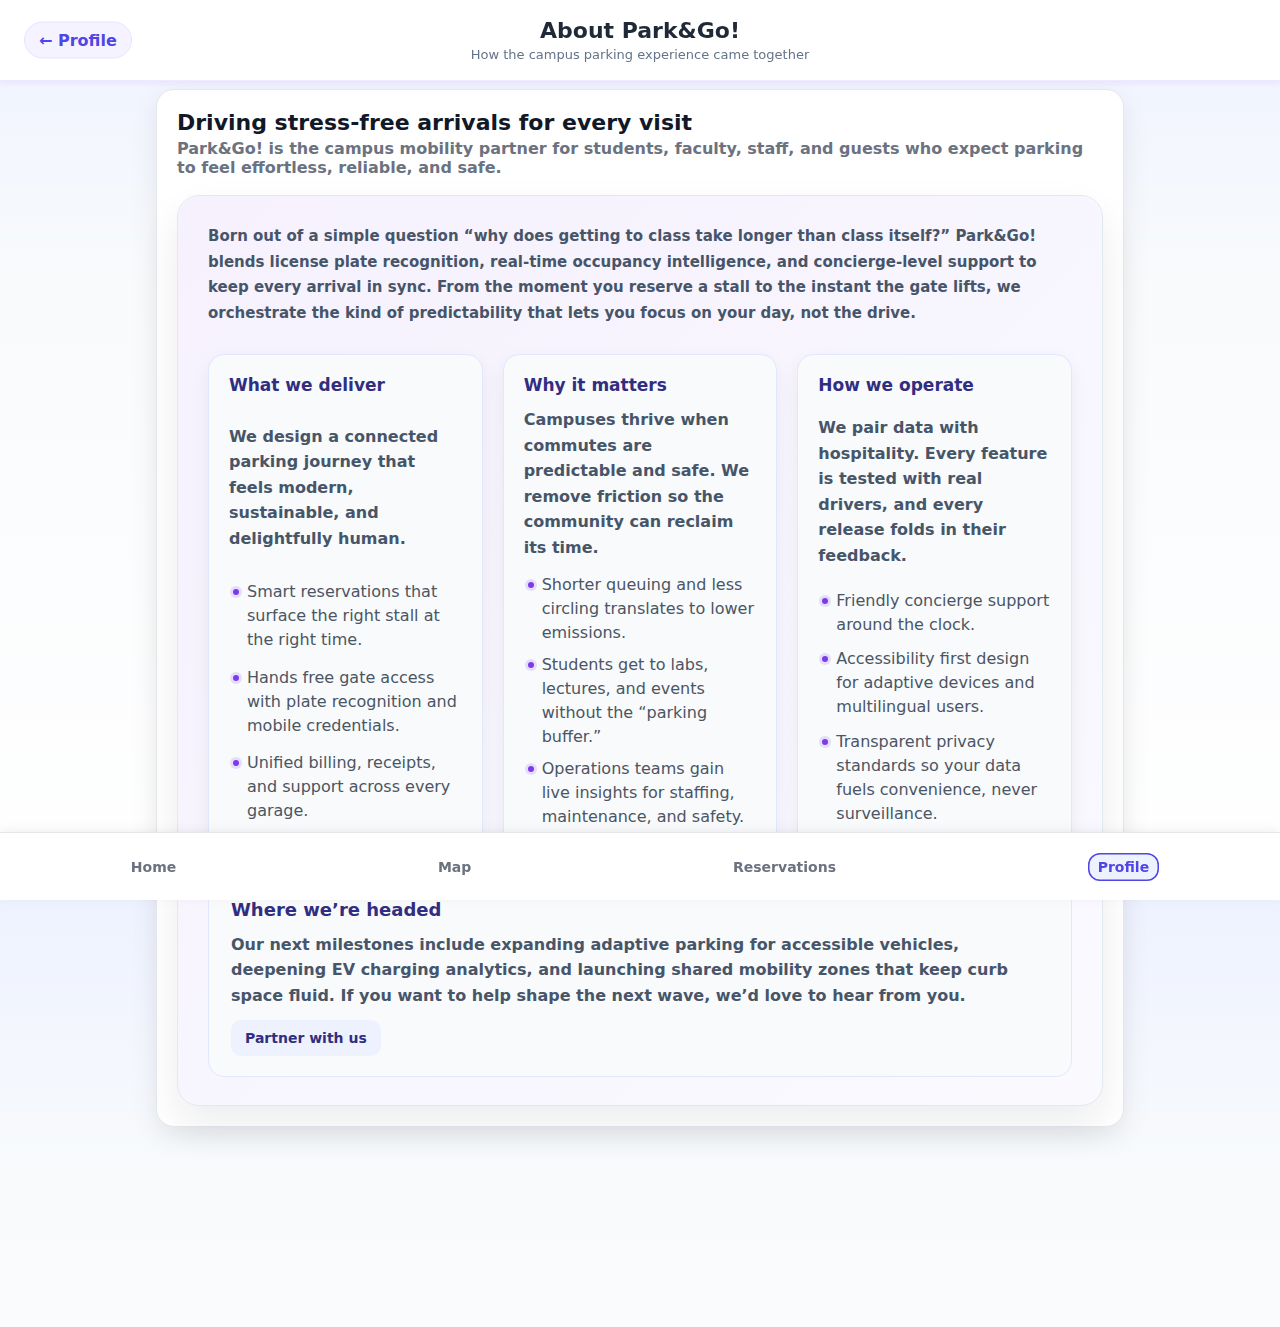
<file: profile-about.html>
<!doctype html>
<html lang="en">
<head>
  <meta charset="utf-8" />
  <meta name="viewport" content="width=device-width,initial-scale=1" />
  <title>Park&Go! – About</title>
  <link rel="stylesheet" href="profile.css" />
</head>
<body>
  <header class="topbar subpage-header">
    <a href="profile.html" class="back-link" aria-label="Back to Profile">← Profile</a>
    <div class="heading">
      <div class="title">About Park&amp;Go!</div>
      <div class="subtitle">How the campus parking experience came together</div>
    </div>
  </header>

  <main class="container">
    <section class="account-hub" aria-labelledby="aboutHeading">
      <div class="hub-header">
        <h2 id="aboutHeading">Driving stress-free arrivals for every visit</h2>
        <p>Park&amp;Go! is the campus mobility partner for students, faculty, staff, and guests who expect parking to feel effortless, reliable, and safe.</p>
      </div>

      <article class="hub-panel">
        <div class="panel-card about-card">
          <section class="about-intro">
            <p>Born out of a simple question “why does getting to class take longer than class itself?” Park&amp;Go! blends license plate recognition, real-time occupancy intelligence, and concierge-level support to keep every arrival in sync. From the moment you reserve a stall to the instant the gate lifts, we orchestrate the kind of predictability that lets you focus on your day, not the drive.</p>
          </section>

          <section class="about-grid" aria-label="What we focus on">
            <div class="about-block">
              <h3>What we deliver</h3>
              <p>We design a connected parking journey that feels modern, sustainable, and delightfully human.</p>
              <ul class="about-list">
                <li>Smart reservations that surface the right stall at the right time.</li>
                <li>Hands free gate access with plate recognition and mobile credentials.</li>
                <li>Unified billing, receipts, and support across every garage.</li>
              </ul>
            </div>
            <div class="about-block">
              <h3>Why it matters</h3>
              <p>Campuses thrive when commutes are predictable and safe. We remove friction so the community can reclaim its time.</p>
              <ul class="about-list">
                <li>Shorter queuing and less circling translates to lower emissions.</li>
                <li>Students get to labs, lectures, and events without the “parking buffer.”</li>
                <li>Operations teams gain live insights for staffing, maintenance, and safety.</li>
              </ul>
            </div>
            <div class="about-block">
              <h3>How we operate</h3>
              <p>We pair data with hospitality. Every feature is tested with real drivers, and every release folds in their feedback.</p>
              <ul class="about-list">
                <li>Friendly concierge support around the clock.</li>
                <li>Accessibility first design for adaptive devices and multilingual users.</li>
                <li>Transparent privacy standards so your data fuels convenience, never surveillance.</li>
              </ul>
            </div>
          </section>

          <section class="about-cta">
            <h3>Where we’re headed</h3>
            <p>Our next milestones include expanding adaptive parking for accessible vehicles, deepening EV charging analytics, and launching shared mobility zones that keep curb space fluid. If you want to help shape the next wave, we’d love to hear from you.</p>
            <a href="profile-contact.html" class="btn secondary">Partner with us</a>
          </section>
        </div>
      </article>
    </section>
  </main>

  <nav class="tabbar">
    <a href="home.html" class="tab">Home</a>
    <a href="map.html" class="tab">Map</a>
    <a href="reservations.html" class="tab">Reservations</a>
    <a href="profile.html" class="tab active">Profile</a>
  </nav>
  <script src="profile-shared.js"></script>
</body>
</html>
</file>
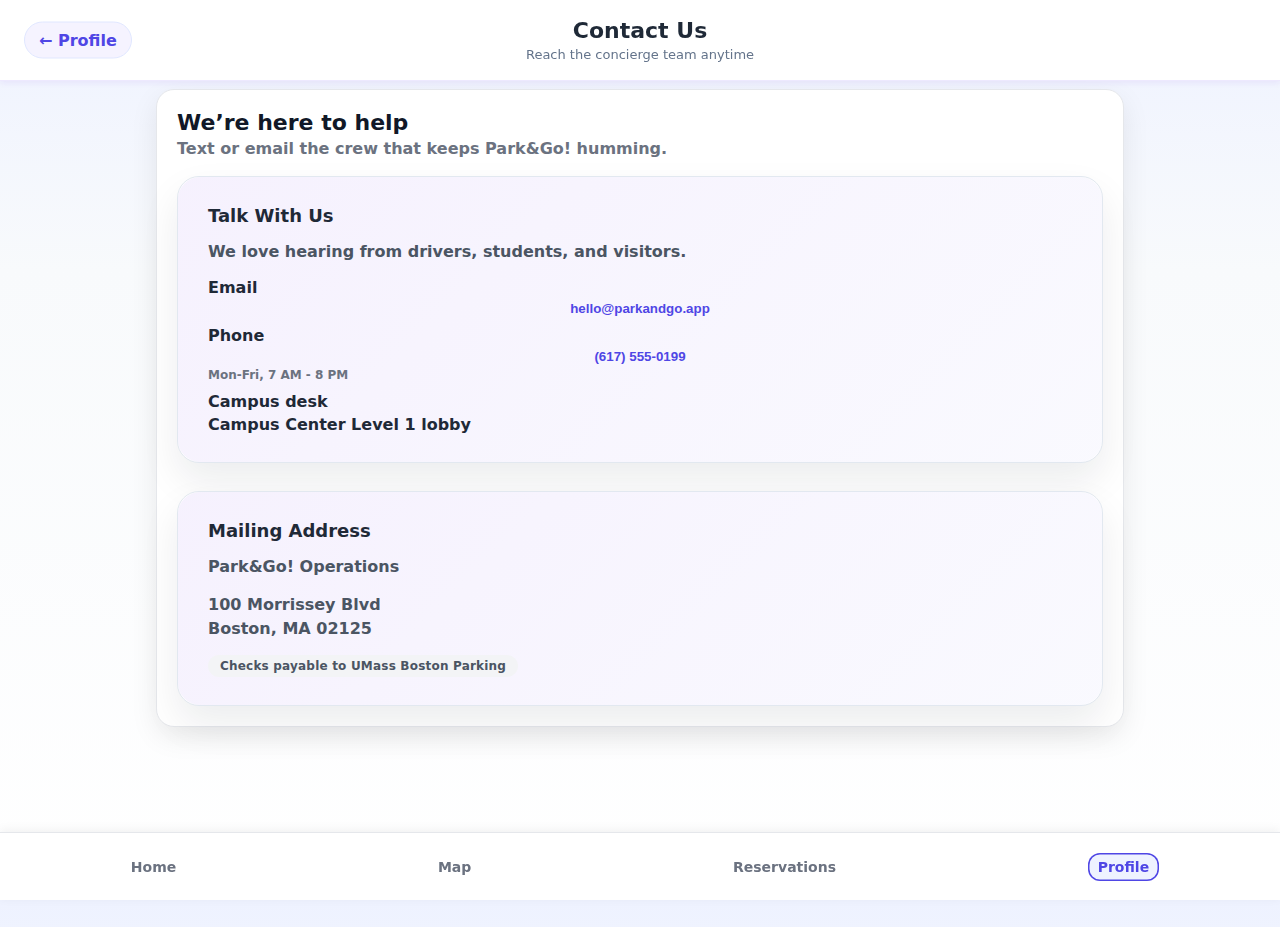
<file: profile-contact.html>
<!doctype html>
<html lang="en">
<head>
  <meta charset="utf-8" />
  <meta name="viewport" content="width=device-width,initial-scale=1" />
  <title>Park&Go! – Contact</title>
  <link rel="stylesheet" href="profile.css" />
</head>
<body>
  <header class="topbar subpage-header">
    <a href="profile.html" class="back-link" aria-label="Back to Profile">← Profile</a>
    <div class="heading">
      <div class="title">Contact Us</div>
      <div class="subtitle">Reach the concierge team anytime</div>
    </div>
  </header>

  <main class="container">
    <section class="account-hub" aria-labelledby="contactHeading">
      <div class="hub-header">
        <h2 id="contactHeading">We’re here to help</h2>
        <p>Text or email the crew that keeps Park&amp;Go! humming.</p>
      </div>

      <div class="panel-grid">
        <div class="panel-card">
          <h3>Talk With Us</h3>
          <p>We love hearing from drivers, students, and visitors.</p>
          <ul class="contact-list">
            <li>
              <span>Email</span>
              <button class="link-btn" data-copy="hello@parkandgo.app" type="button">hello@parkandgo.app</button>
            </li>
            <li>
              <span>Phone</span>
              <button class="link-btn" data-copy="6175550199" type="button">(617) 555-0199</button>
              <span class="inline-note">Mon-Fri, 7 AM - 8 PM</span>
            </li>
            <li>
              <span>Campus desk</span>
              <span>Campus Center Level 1 lobby</span>
            </li>
          </ul>
        </div>

        <div class="panel-card">
          <h3>Mailing Address</h3>
          <p>Park&amp;Go! Operations</p>
          <p>100 Morrissey Blvd<br/>Boston, MA 02125</p>
          <div class="panel-meta">
            <span class="pill muted">Checks payable to UMass Boston Parking</span>
          </div>
        </div>
      </div>
    </section>
  </main>

  <nav class="tabbar">
    <a href="home.html" class="tab">Home</a>
    <a href="map.html" class="tab">Map</a>
    <a href="reservations.html" class="tab">Reservations</a>
    <a href="profile.html" class="tab active">Profile</a>
  </nav>

  <div id="toast" role="status" aria-live="polite"></div>

  <script src="profile-shared.js"></script>
  <script>
  (() => {
    const { SESSION_KEY, ensureProfile, copyToClipboard } = window.ProfileStore;
    const $ = (selector, root=document) => root.querySelector(selector);
    const email = localStorage.getItem(SESSION_KEY) || "guest@example.com";

    const toast           = $("#toast");
    const linkButtons     = Array.from(document.querySelectorAll(".link-btn"));

    function showToast(message){
      if(!toast){ return; }
      toast.textContent = message;
      toast.classList.add("show");
      setTimeout(()=>toast.classList.remove("show"),1600);
    }

    ensureProfile();

    if(linkButtons.length){
      linkButtons.forEach((btn)=>{
        btn.addEventListener("click", ()=>{
          const payload = btn.dataset.copy || "";
          copyToClipboard(payload).then((result)=>{
            showToast(result ? "Copied to clipboard" : "Could not copy, try manually.");
          });
        });
      });
    }

    ensureProfile();
  })();
  </script>
</body>
</html>
</file>
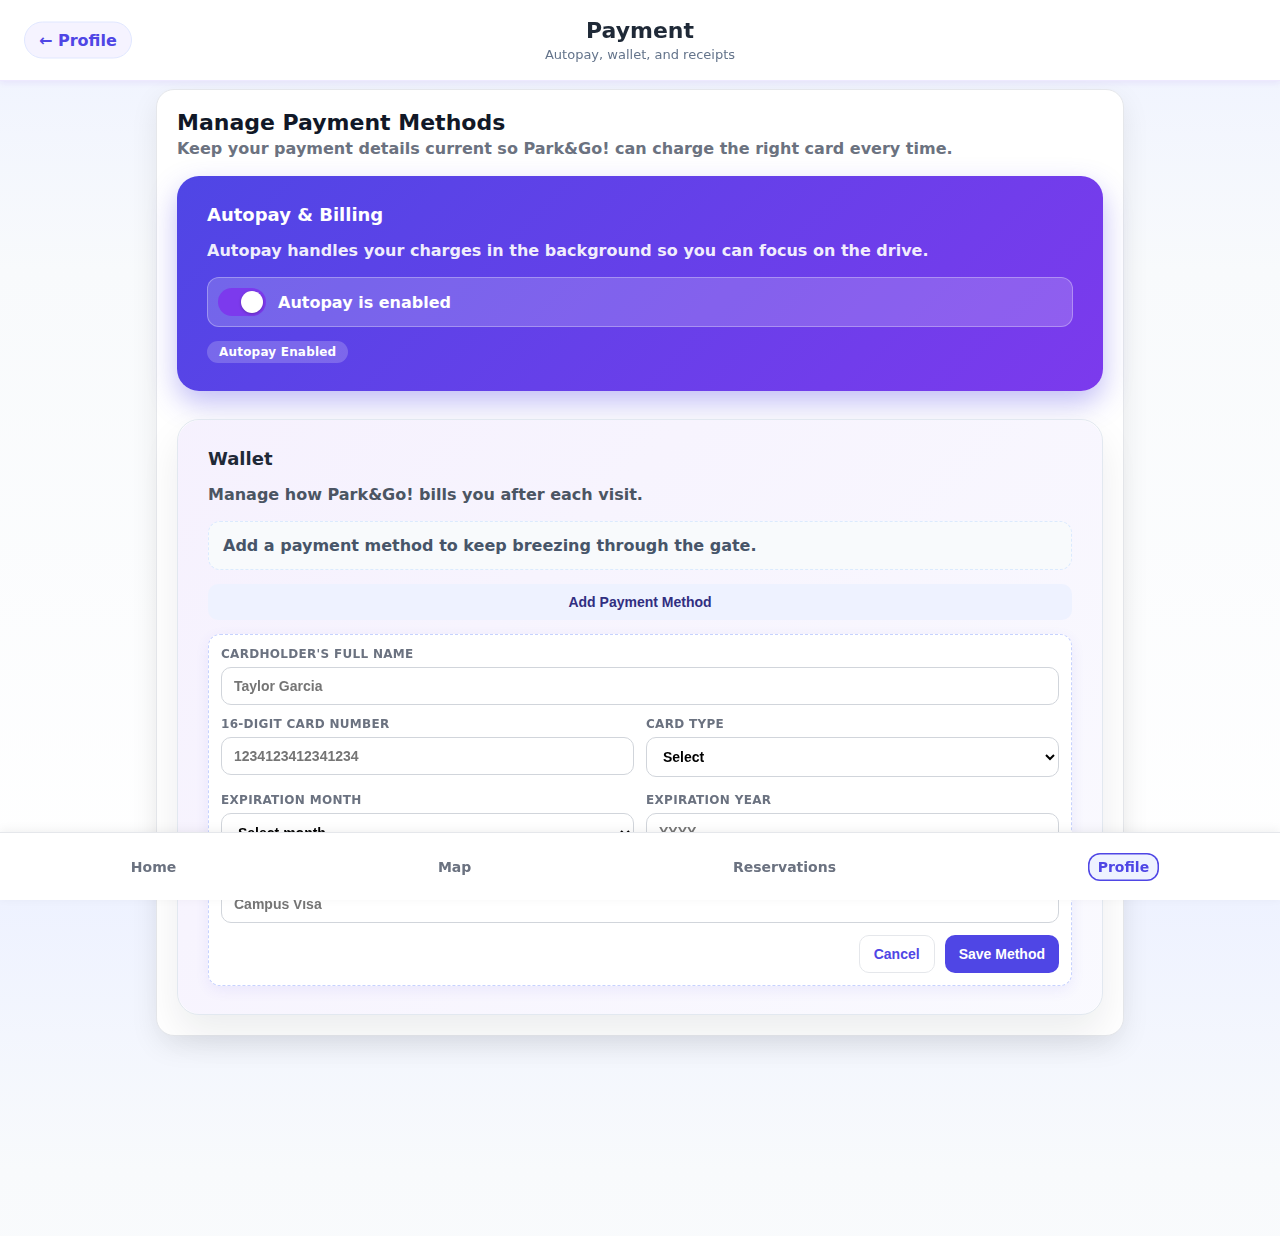
<file: profile-payment.html>
<!doctype html>
<html lang="en">
<head>
  <meta charset="utf-8" />
  <meta name="viewport" content="width=device-width,initial-scale=1" />
  <title>Park&Go! – Payment</title>
  <link rel="stylesheet" href="profile.css" />
</head>
<body>
  <header class="topbar subpage-header">
    <a href="profile.html" class="back-link" aria-label="Back to Profile">← Profile</a>
    <div class="heading">
      <div class="title">Payment</div>
      <div class="subtitle">Autopay, wallet, and receipts</div>
    </div>
  </header>

  <main class="container">
    <section class="account-hub" aria-labelledby="paymentHeading">
      <div class="hub-header">
        <h2 id="paymentHeading">Manage Payment Methods</h2>
        <p>Keep your payment details current so Park&amp;Go! can charge the right card every time.</p>
      </div>

      <div class="panel-grid">
        <div class="panel-card highlight payment-status-card">
          <h3>Autopay &amp; Billing</h3>
          <p id="autopayMessage">Autopay handles your charges in the background so you can focus on the drive.</p>
          <div class="autopay-toggle">
            <label class="switch">
              <input id="autopaySwitch" type="checkbox">
              <span class="slider"></span>
            </label>
            <div class="autopay-details">
              <div class="status-label">Autopay is <span id="autopayState">enabled</span></div>
            </div>
          </div>
          <div class="panel-meta">
            <span id="autopayBadge" class="pill">Autopay Enabled</span>
          </div>
        </div>

        <div class="panel-card payment-methods-card">
          <h3>Wallet</h3>
          <p>Manage how Park&amp;Go! bills you after each visit.</p>
          <ul id="paymentMethodsList" class="method-list" aria-live="polite"></ul>
          <button id="addMethodToggle" class="btn secondary full" type="button">Add Payment Method</button>
          <form id="paymentMethodForm" class="slideover-form" hidden>
            <div class="form-grid">
              <label class="full-span">
                <span class="label-text">Cardholder's Full Name</span>
                <input id="methodHolder" type="text" placeholder="Taylor Garcia" required>
              </label>
              <div class="form-row duo">
                <label>
                  <span class="label-text">16-digit card number</span>
                  <input id="methodNumber" type="text" inputmode="numeric" pattern="\d{16}" maxlength="16" placeholder="1234123412341234" required>
                </label>
                <label>
                  <span class="label-text">Card type</span>
                  <select id="methodType" required>
                    <option value="">Select</option>
                    <option value="visa">Visa</option>
                    <option value="mastercard">Mastercard</option>
                    <option value="amex">Amex</option>
                    <option value="discover">Discover</option>
                    <option value="paypal">PayPal</option>
                  </select>
                </label>
              </div>
              <div class="form-row duo">
                <label>
                  <span class="label-text">Expiration month</span>
                  <select id="methodExpMonth" required>
                    <option value="">Select month</option>
                    <option value="1">January</option>
                    <option value="2">February</option>
                    <option value="3">March</option>
                    <option value="4">April</option>
                    <option value="5">May</option>
                    <option value="6">June</option>
                    <option value="7">July</option>
                    <option value="8">August</option>
                    <option value="9">September</option>
                    <option value="10">October</option>
                    <option value="11">November</option>
                    <option value="12">December</option>
                  </select>
                </label>
                <label>
                  <span class="label-text">Expiration year</span>
                  <input id="methodExpYear" type="number" min="2024" max="2034" placeholder="YYYY" required>
                </label>
              </div>
              <label class="full-span">
                <span class="label-text">Nickname</span>
                <input id="methodNickname" type="text" placeholder="Campus Visa" required>
              </label>
            </div>
            <div class="form-actions">
              <button type="button" id="cancelMethod" class="btn ghost">Cancel</button>
              <button type="submit" class="btn primary">Save Method</button>
            </div>
          </form>
        </div>

      </div>
    </section>
  </main>

  <nav class="tabbar">
    <a href="home.html" class="tab">Home</a>
    <a href="map.html" class="tab">Map</a>
    <a href="reservations.html" class="tab">Reservations</a>
    <a href="profile.html" class="tab active">Profile</a>
  </nav>

  <div id="toast" role="status" aria-live="polite"></div>

  <script src="profile-shared.js"></script>
  <script>
  (() => {
    const { SESSION_KEY, ensureProfile, getPayment, accessPayment, createId, formatCurrency, timeAgo } = window.ProfileStore;
    const $ = (selector, root=document) => root.querySelector(selector);
    const email = localStorage.getItem(SESSION_KEY) || "guest@example.com";

    const autopaySwitch  = $("#autopaySwitch");
    const autopayState   = $("#autopayState");
    const autopayBadge   = $("#autopayBadge");
    const autopayMessage = $("#autopayMessage");
    const paymentMethodsList = $("#paymentMethodsList");
    const addMethodToggle    = $("#addMethodToggle");
    const paymentMethodForm  = $("#paymentMethodForm");
    const methodHolder       = $("#methodHolder");
    const methodNumber       = $("#methodNumber");
    const methodNickname     = $("#methodNickname");
    const methodType         = $("#methodType");
    const methodExpMonth     = $("#methodExpMonth");
    const methodExpYear      = $("#methodExpYear");
    const cancelMethod       = $("#cancelMethod");
    const toast              = $("#toast");

    function showToast(message){
      if(!toast){ return; }
      toast.textContent = message;
      toast.classList.add("show");
      setTimeout(()=>toast.classList.remove("show"),1600);
    }

    function paymentTypeLabel(type){
      const map = {
        visa:"Visa",
        mastercard:"Mastercard",
        amex:"American Express",
        discover:"Discover",
        paypal:"PayPal",
        credits:"UMB Credits"
      };
      return map[type] || type;
    }

    function renderPayment(){
      const record = getPayment();
      if(autopaySwitch){ autopaySwitch.checked = !!record.autopay; }
      if(autopayState){ autopayState.textContent = record.autopay ? "enabled" : "paused"; }
      if(autopayBadge){
        autopayBadge.textContent = record.autopay ? "Autopay Enabled" : "Autopay Paused";
        autopayBadge.classList.toggle("warning", !record.autopay);
      }
      if(autopayMessage){
        autopayMessage.textContent = record.autopay
          ? "Autopay handles your charges in the background so you can focus on the drive."
          : "Autopay is paused. We will prompt for payment at the gate until you turn it back on.";
      }
      renderPaymentMethods(record);
    }

    function renderPaymentMethods(record){
      if(!paymentMethodsList){ return; }
      const methods = (record?.methods || []).slice();
      const primaryId = methods.find(m=>m.primary)?.id;
      if(!methods.length){
        paymentMethodsList.innerHTML = `<li class="empty-state">Add a payment method to keep breezing through the gate.</li>`;
        return;
      }
      paymentMethodsList.innerHTML = methods.map((method)=>{
        const isPrimary = method.id === primaryId;
        const typeLabel = paymentTypeLabel(method.type);
        const holderInfo = method.holder ? `${method.holder} • ` : "";
        const meta = method.type === "credits"
          ? `${formatCurrency(method.balanceCents || 0)} balance`
          : `${holderInfo}Ends in ${method.last4} · Expires ${String(method.expMonth).padStart(2,"0")}/${String(method.expYear).slice(-2)}`;
        const badges = isPrimary ? `<span class="pill mini primary-tag">Primary</span>` : "";
        return `
          <li class="method-item" data-id="${method.id}">
            <div class="method-info">
              <div class="method-title">${method.nickname || typeLabel} ${badges}</div>
              <div class="method-meta">${typeLabel} &middot; ${meta}</div>
            </div>
            <div class="method-actions">
              ${isPrimary ? "" : `<button class="link-btn" data-action="set-primary" type="button">Make primary</button>`}
              ${method.locked ? `<span class="inline-note">Managed</span>` : `<button class="link-btn danger" data-action="remove" type="button">Remove</button>`}
            </div>
          </li>
        `;
      }).join("");
    }


    if(autopaySwitch){
      autopaySwitch.addEventListener("change", ()=>{
        const enabled = !!autopaySwitch.checked;
        accessPayment((record)=>{
          record.autopay = enabled;
          record.lastSync = Date.now();
        });
        renderPayment();
        showToast(enabled ? "Autopay enabled" : "Autopay paused");
      });
    }

    if(addMethodToggle && paymentMethodForm){
      addMethodToggle.addEventListener("click", ()=>{
        paymentMethodForm.hidden = false;
        addMethodToggle.hidden = true;
        methodNickname?.focus();
      });
    }
    if(cancelMethod && paymentMethodForm && addMethodToggle){
      cancelMethod.addEventListener("click", ()=>{
        paymentMethodForm.reset();
        paymentMethodForm.hidden = true;
        addMethodToggle.hidden = false;
      });
    }
    if(paymentMethodForm){
      paymentMethodForm.addEventListener("submit", (event)=>{
        event.preventDefault();
        const holder = (methodHolder?.value || "").trim();
        const cardNumber = (methodNumber?.value || "").replace(/\s+/g,"");
        const nickname = (methodNickname?.value || "").trim();
        const type = methodType?.value || "";
        const expMonth = Number(methodExpMonth?.value || 0);
        const expYear = Number(methodExpYear?.value || 0);
        if(!holder){ showToast("Enter the cardholder's full name"); return; }
        if(!/^\d{16}$/.test(cardNumber)){ showToast("Enter a valid 16-digit card number"); return; }
        if(!type){ showToast("Choose a payment type"); return; }
        if(!expMonth){ showToast("Select an expiration month"); return; }
        const last4 = cardNumber.slice(-4);
        let saved = false;
        let duplicate = false;
        accessPayment((record)=>{
          record.methods = record.methods || [];
          duplicate = record.methods.some(m=>m.last4 === last4 && m.type === type && (m.holder || "").toLowerCase() === holder.toLowerCase());
          if(duplicate){ return; }
          const newMethod = {
            id:createId("pay"),
            nickname,
            holder,
            type,
            last4,
            expMonth,
            expYear,
            primary:false
          };
          const hasPrimary = record.methods.some(m=>m.primary);
          if(!hasPrimary){ newMethod.primary=true; }
          record.methods.push(newMethod);
          record.lastSync = Date.now();
          saved = true;
        });
        if(duplicate){
          showToast("That method already exists. Use a different nickname or card.");
          return;
        }
        if(saved){
          paymentMethodForm.reset();
          paymentMethodForm.hidden = true;
          if(addMethodToggle){ addMethodToggle.hidden = false; }
          renderPayment();
          showToast("Payment method saved");
        }
      });
    }

    if(paymentMethodsList){
      paymentMethodsList.addEventListener("click", (event)=>{
        const btn = event.target.closest("button[data-action]");
        if(!btn){ return; }
        const action = btn.dataset.action;
        const item = btn.closest(".method-item");
        if(!item){ return; }
        const methodId = item.dataset.id;
        if(action === "set-primary"){
          accessPayment((record)=>{
            record.methods = (record.methods || []).map((method)=>({
              ...method,
              primary: method.id === methodId
            }));
            record.lastSync = Date.now();
          });
          renderPayment();
          showToast("Primary method updated");
        }
        if(action === "remove"){
          let removed = false;
          let blockedMessage = "";
          accessPayment((record)=>{
            const methods = record.methods || [];
            const target = methods.find(m=>m.id === methodId);
            if(!target){ return; }
            if(target.locked){
              blockedMessage = "Managed methods cannot be removed";
              return;
            }
            if(methods.length <= 1){
              blockedMessage = "Keep at least one payment method";
              return;
            }
            record.methods = methods.filter(m=>m.id !== methodId);
            if(target.primary && record.methods.length){
              record.methods[0].primary = true;
            }
            record.lastSync = Date.now();
            removed = true;
          });
          if(removed){
            renderPayment();
            showToast("Payment method removed");
          }else if(blockedMessage){
            showToast(blockedMessage);
          }
        }
      });
    }

    ensureProfile();
    renderPayment();
  })();
  </script>
</body>
</html>
</file>
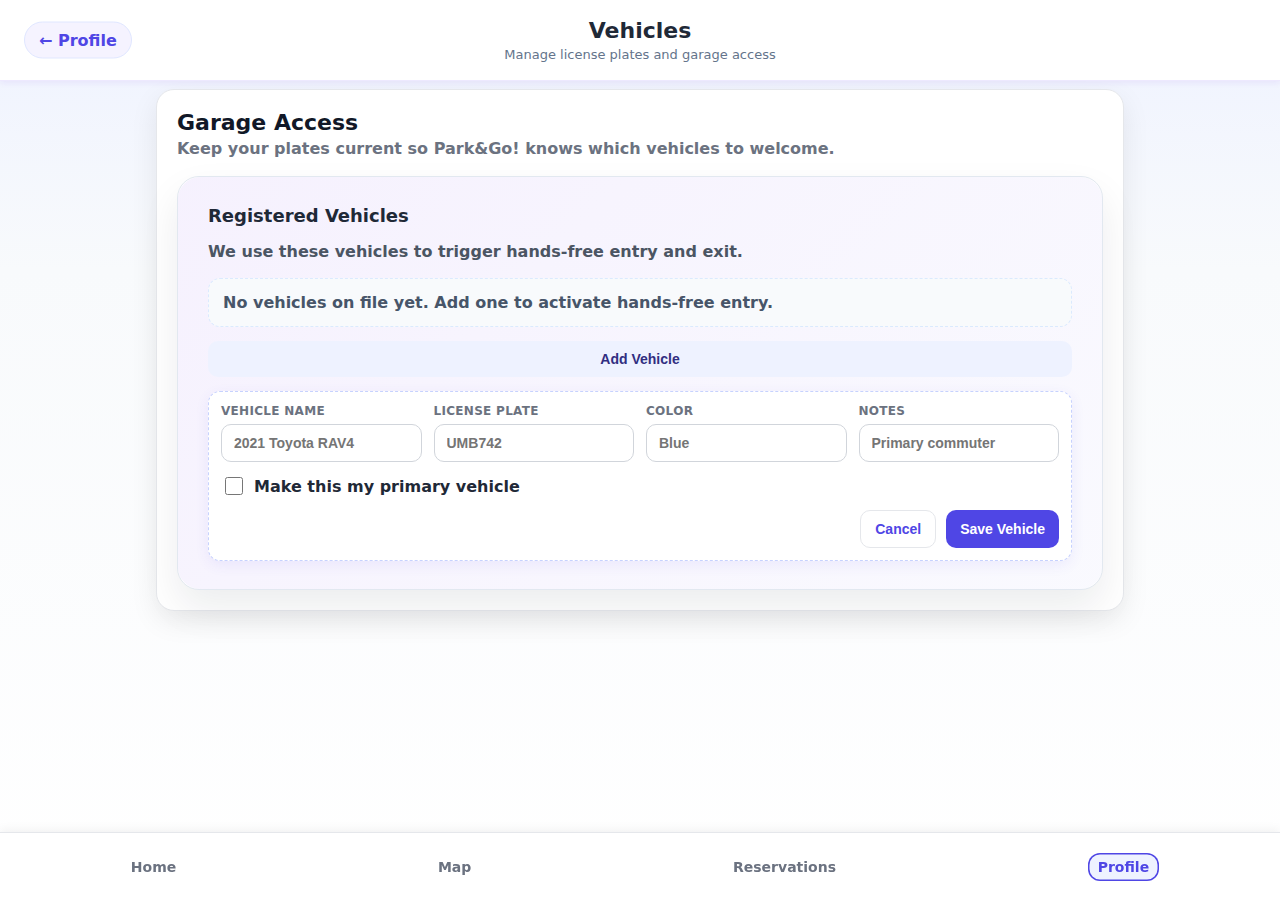
<file: profile-vehicles.html>
<!doctype html>
<html lang="en">
<head>
  <meta charset="utf-8" />
  <meta name="viewport" content="width=device-width,initial-scale=1" />
  <title>Park&Go! – Vehicles</title>
  <link rel="stylesheet" href="profile.css" />
</head>
<body>
  <header class="topbar subpage-header">
    <a href="profile.html" class="back-link" aria-label="Back to Profile">← Profile</a>
    <div class="heading">
      <div class="title">Vehicles</div>
      <div class="subtitle">Manage license plates and garage access</div>
    </div>
  </header>

  <main class="container">
    <section class="account-hub" aria-labelledby="vehiclesHeading">
      <div class="hub-header">
        <h2 id="vehiclesHeading">Garage Access</h2>
        <p>Keep your plates current so Park&amp;Go! knows which vehicles to welcome.</p>
      </div>

      <div class="panel-grid">
        <div class="panel-card">
          <h3>Registered Vehicles</h3>
          <p>We use these vehicles to trigger hands-free entry and exit.</p>
          <ul id="vehicleList" class="vehicle-list" aria-live="polite"></ul>
          <button id="addVehicleToggle" class="btn secondary full" type="button">Add Vehicle</button>
          <form id="vehicleForm" class="slideover-form" hidden>
            <div class="form-grid">
              <label>
                <span class="label-text">Vehicle Name</span>
                <input id="vehicleNickname" type="text" placeholder="2021 Toyota RAV4" required>
              </label>
              <label>
                <span class="label-text">License Plate</span>
                <input id="vehiclePlate" type="text" placeholder="UMB742" maxlength="10" required>
              </label>
              <label>
                <span class="label-text">Color</span>
                <input id="vehicleColor" type="text" placeholder="Blue" required>
              </label>
              <label>
                <span class="label-text">Notes</span>
                <input id="vehicleNotes" type="text" placeholder="Primary commuter">
              </label>
            </div>
            <label class="checkbox-line">
              <input id="vehiclePrimary" type="checkbox">
              <span>Make this my primary vehicle</span>
            </label>
            <div class="form-actions">
              <button type="button" id="cancelVehicle" class="btn ghost">Cancel</button>
              <button type="submit" class="btn primary">Save Vehicle</button>
            </div>
          </form>
        </div>

      </div>
    </section>
  </main>

  <nav class="tabbar">
    <a href="home.html" class="tab">Home</a>
    <a href="map.html" class="tab">Map</a>
    <a href="reservations.html" class="tab">Reservations</a>
    <a href="profile.html" class="tab active">Profile</a>
  </nav>

  <div id="toast" role="status" aria-live="polite"></div>

  <script src="profile-shared.js"></script>
  <script>
  (() => {
    const { SESSION_KEY, ensureProfile, getVehicles, accessVehicles, createId } = window.ProfileStore;
    const $ = (selector, root=document) => root.querySelector(selector);
    const email = localStorage.getItem(SESSION_KEY) || "guest@example.com";

    const vehicleList      = $("#vehicleList");
    const addVehicleToggle = $("#addVehicleToggle");
    const vehicleForm      = $("#vehicleForm");
    const vehicleNickname  = $("#vehicleNickname");
    const vehiclePlate     = $("#vehiclePlate");
    const vehicleColor     = $("#vehicleColor");
    const vehicleNotes     = $("#vehicleNotes");
    const vehiclePrimary   = $("#vehiclePrimary");
    const cancelVehicle    = $("#cancelVehicle");
    const toast            = $("#toast");

    function showToast(message){
      if(!toast){ return; }
      toast.textContent = message;
      toast.classList.add("show");
      setTimeout(()=>toast.classList.remove("show"),1600);
    }

    function toVehiclePlate(value){
      return (value || "").replace(/\s+/g,"").toUpperCase();
    }

    function renderVehicles(){
      const data = getVehicles();
      const vehicles = data.vehicles || [];
      if(!vehicleList){ return; }
      if(!vehicles.length){
        vehicleList.innerHTML = `<li class="empty-state">No vehicles on file yet. Add one to activate hands-free entry.</li>`;
      }else{
        vehicleList.innerHTML = vehicles.map((vehicle)=>{
          const primaryBadge = vehicle.primary ? `<span class="pill mini primary-tag">Primary</span>` : "";
          return `
            <li class="vehicle-item" data-id="${vehicle.id}">
              <div class="vehicle-marker" style="--vehicle-color:${vehicle.color || "#4f46e5"}"></div>
              <div class="vehicle-copy">
                <div class="vehicle-title">${vehicle.nickname || "Vehicle"} ${primaryBadge}</div>
                <div class="vehicle-meta">Plate ${vehicle.plate} &middot; ${vehicle.color || "Unknown color"}</div>
                ${vehicle.notes ? `<div class="vehicle-notes">${vehicle.notes}</div>` : ""}
              </div>
              <div class="vehicle-actions">
                ${vehicle.primary ? "" : `<button class="link-btn" data-action="make-primary" type="button">Set primary</button>`}
                <button class="link-btn danger" data-action="remove" type="button">Remove</button>
              </div>
            </li>
          `;
        }).join("");
      }
    }

    if(addVehicleToggle && vehicleForm){
      addVehicleToggle.addEventListener("click", ()=>{
        vehicleForm.hidden = false;
        addVehicleToggle.hidden = true;
        vehicleNickname?.focus();
      });
    }

    if(cancelVehicle && vehicleForm && addVehicleToggle){
      cancelVehicle.addEventListener("click", ()=>{
        vehicleForm.reset();
        vehicleForm.hidden = true;
        addVehicleToggle.hidden = false;
      });
    }

    if(vehicleForm){
      vehicleForm.addEventListener("submit", (event)=>{
        event.preventDefault();
        const nickname = (vehicleNickname?.value || "").trim();
        const plate = toVehiclePlate(vehiclePlate?.value || "");
        const color = (vehicleColor?.value || "").trim();
        const notes = (vehicleNotes?.value || "").trim();
        const makePrimary = !!vehiclePrimary?.checked;
        if(!plate){
          showToast("Enter a license plate");
          return;
        }
        let saved = false;
        accessVehicles((record)=>{
          record.vehicles = record.vehicles || [];
          const exists = record.vehicles.some(v=>v.plate === plate);
          if(exists){ return; }
          const newVehicle = {
            id:createId("veh"),
            nickname,
            plate,
            color,
            notes,
            primary:false,
            created:new Date().toISOString()
          };
          if(makePrimary){
            record.vehicles.forEach(v=>{ v.primary=false; });
            newVehicle.primary = true;
          }else if(!record.vehicles.some(v=>v.primary)){
            newVehicle.primary = true;
          }
          record.vehicles.push(newVehicle);
          saved = true;
        });
        if(saved){
          vehicleForm.reset();
          vehicleForm.hidden = true;
          if(addVehicleToggle){ addVehicleToggle.hidden = false; }
          renderVehicles();
          showToast("Vehicle added");
        }else{
          showToast("That plate is already saved");
        }
      });
    }

    if(vehiclePlate){
      vehiclePlate.addEventListener("input", ()=>{
        vehiclePlate.value = toVehiclePlate(vehiclePlate.value);
      });
    }

    if(vehicleList){
      vehicleList.addEventListener("click", (event)=>{
        const btn = event.target.closest("button[data-action]");
        if(!btn){ return; }
        const action = btn.dataset.action;
        const item = btn.closest(".vehicle-item");
        if(!item){ return; }
        const vehicleId = item.dataset.id;
        if(action === "make-primary"){
          accessVehicles((record)=>{
            record.vehicles = record.vehicles || [];
            record.vehicles.forEach(v=>{ v.primary = v.id === vehicleId; });
          });
          renderVehicles();
          showToast("Primary vehicle updated");
        }
        if(action === "remove"){
          let removed = false;
          accessVehicles((record)=>{
            const vehicles = record.vehicles || [];
            if(vehicles.length <= 1){ return; }
            const target = vehicles.find(v=>v.id === vehicleId);
            if(!target){ return; }
            record.vehicles = vehicles.filter(v=>v.id !== vehicleId);
            if(target.primary && record.vehicles.length){
              record.vehicles[0].primary = true;
            }
            removed = true;
          });
          if(removed){
            renderVehicles();
            showToast("Vehicle removed");
          }else{
            showToast("Keep at least one vehicle on file");
          }
        }
      });
    }

    ensureProfile();
    renderVehicles();
  })();
  </script>
</body>
</html>
</file>
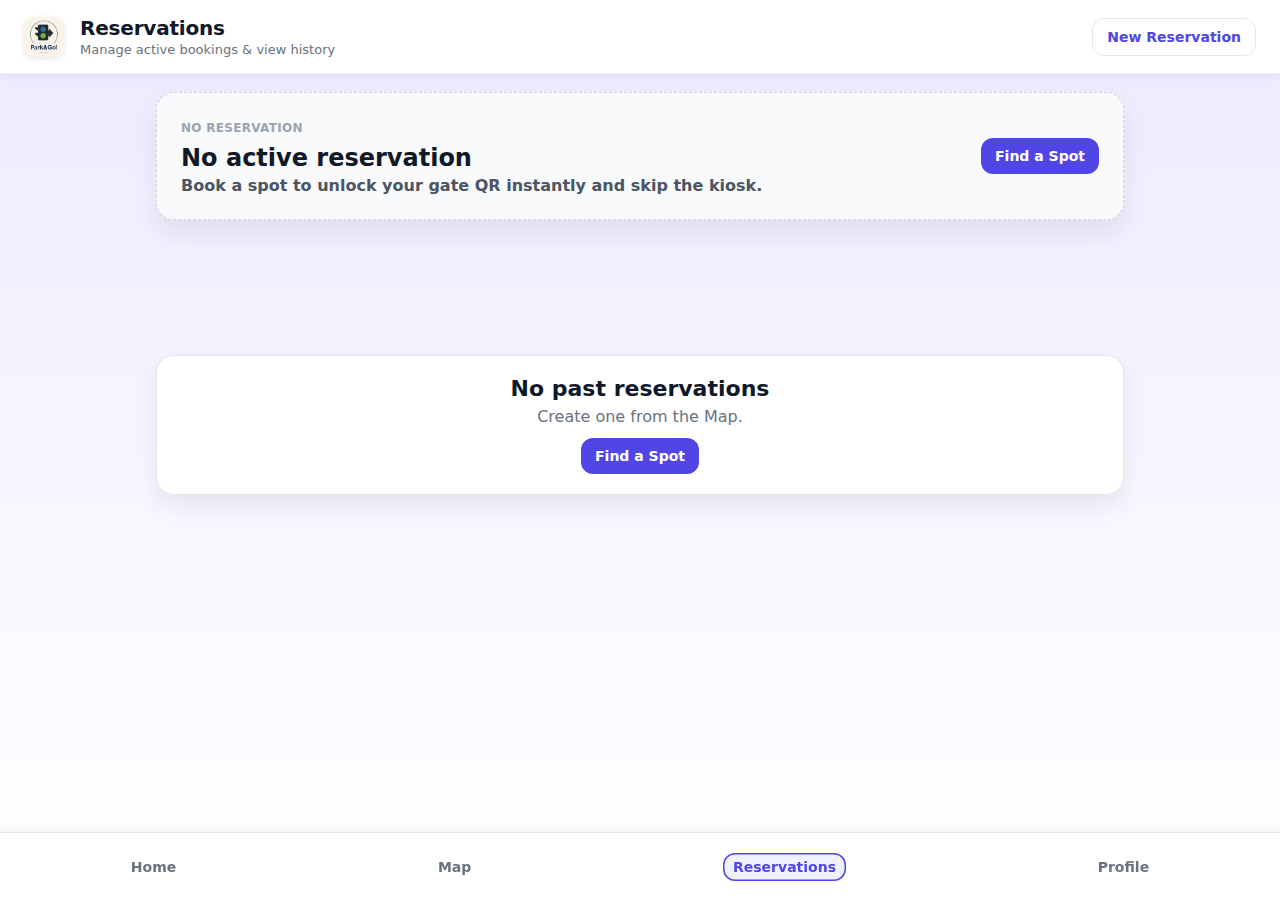
<file: reservations.html>
<!doctype html>
<html lang="en">
<head>
  <meta charset="utf-8" />
  <meta name="viewport" content="width=device-width,initial-scale=1" />
  <title>Park&Go! – Reservations</title>
  <link rel="stylesheet" href="reservations.css" />
</head>
<body>
  <!-- Header -->
  <header class="topbar">
    <div class="left">
      <a href="home.html" class="logo-link" title="Go Home">
        <img src="Park&Go!.png" alt="Park&Go! logo" class="logo-img" />
      </a>
      <div class="heading">
        <div class="title">Reservations</div>
        <div class="subtitle">Manage active bookings & view history</div>
      </div>
    </div>
    <div class="right">
      <a class="btn ghost" href="map.html">New Reservation</a>
    </div>
  </header>

  <!-- Main -->
  <main class="container">
    <section id="panel-current" class="resv-panel" aria-label="Current reservation"></section>
    <section id="panel-history" class="resv-panel" aria-label="Reservation history"></section>
  </main>

  <!-- Bottom Navigation (matches home/map; no dots) -->
  <nav class="tabbar">
    <a href="home.html" class="tab">Home</a>
    <a href="map.html" class="tab">Map</a>
    <a href="reservations.html" class="tab active">Reservations</a>
    <a href="profile.html" class="tab">Profile</a>
  </nav>

  <dialog id="cancelDialog" class="modal">
    <form method="dialog" class="modal-card">
      <h3>Cancel reservation?</h3>
      <p>This will free up your spot and you can book again anytime.</p>
      <div class="row">
        <button value="close" class="btn ghost">Keep reservation</button>
        <button value="confirm" class="btn danger" id="confirmCancelBtn">Cancel reservation</button>
      </div>
    </form>
  </dialog>
  <!-- Script -->
  <script>
    const SESSION_KEY = "parkgo_current_user";
    const RESERVATIONS_KEY = "parkgo_reservations";
    const $  = (s, r=document) => r.querySelector(s);
    const $$ = (s, r=document) => Array.from(r.querySelectorAll(s));

    const fmt = (dt) => {
      try { return new Date(dt).toLocaleString([], { dateStyle:"medium", timeStyle:"short" }); }
      catch { return dt; }
    };
    const formatStamp = (iso) => {
      try { return new Date(iso).toLocaleString([], { dateStyle:"medium", timeStyle:"short" }); }
      catch { return iso; }
    };
async function renderQrCode(target){
      if(!target){ return; }
      target.innerHTML = `<img src="qr-code.png" alt="QR code placeholder" />`;
    }

    const cancelDialog = document.getElementById("cancelDialog");
    const confirmCancelBtn = document.getElementById("confirmCancelBtn");

    const readAll  = () => { try { return JSON.parse(localStorage.getItem(RESERVATIONS_KEY) || "[]"); } catch { return []; } };
    const saveAll  = (list) => localStorage.setItem(RESERVATIONS_KEY, JSON.stringify(list));

    function rolloverStatusesForUser(list, user) {
      const now = Date.now();
      let changed = false;
      for (const r of list) {
        if (r.user !== user) continue;
        if (r.status === "Active" && new Date(r.endIso).getTime() < now) {
          r.status = "Completed";
          changed = true;
        }
      }
      if (changed) saveAll(list);
      return list;
    }

    function cancelReservationById(targetId){
      const all = readAll();
      let updated = false;
      const next = all.map(entry=>{
        if(entry.id === targetId){
          updated = true;
          return { ...entry, status:"Cancelled", endIso:new Date().toISOString() };
        }
        return entry;
      });
      if(updated){
        saveAll(next);
        localStorage.removeItem("parkgo_selected_garage");
      }
      return updated;
    }

    function splitCurrentHistory(records) {
      const now = Date.now();
      const isActive = (r) => r.status === "Active" && new Date(r.endIso).getTime() >= now;
      const current = records.filter(isActive).sort((a,b)=> (a.startIso||"").localeCompare(b.startIso||""));
      const history = records.filter(r => !isActive(r)).sort((a,b)=> (b.endIso||"").localeCompare(a.endIso||""));
      return { current, history };
    }

    function renderHistoryList(el, items, emptyTitle) {
      if (!items.length) {
        el.innerHTML = `
          <div class="history-card history-empty">
            <div class="empty-title">${emptyTitle}</div>
            <div class="muted">Create one from the Map.</div>
            <a class="btn primary" href="map.html" style="margin-top:12px;">Find a Spot</a>
          </div>`;
        return;
      }
      el.innerHTML = `
        <div class="history-card">
          <div class="history-header">
            <h3>Recent History</h3>
          </div>
          <div class="history-list full">
            ${items.map(r => `
              <div class="history-line">
                <div>
                  <strong>${r.garage || "Garage"}</strong>
                  <span>${formatStamp(r.startIso)}</span>
                  <span>Status: ${r.status || "Completed"}</span>
                </div>
                <span class="history-amount">${r.total != null ? `$${Number(r.total).toFixed(2)}` : ""}</span>
              </div>
            `).join("")}
          </div>
        </div>
      `;
    }

    async function renderCurrentPass(records, history){
      const panel = $("#panel-current");
      if(!panel){ return; }
      if(!records.length){
        panel.innerHTML = `
          <article class="empty-pass-card">
            <div>
              <span class="pass-tag inactive">No reservation</span>
              <h4>No active reservation</h4>
              <p class="pass-spot">Book a spot to unlock your gate QR instantly and skip the kiosk.</p>
            </div>
            <a class="btn primary" href="map.html">Find a Spot</a>
          </article>
        `;
        return;
      }
      const r = records[0];
      panel.innerHTML = `
        <article class="active-pass-card">
          <div class="pass-copy">
            <span class="pass-tag">Active Reservation</span>
            <h4>${r.garage || "Garage"}</h4>
            <p class="pass-spot">Level ${r.level || "—"} • Spot ${r.spot || "—"}</p>
            <ul class="pass-details">
              <li><span>Start</span><strong>${formatStamp(r.startIso)}</strong></li>
              <li><span>End</span><strong>${formatStamp(r.endIso)}</strong></li>
              <li><span>Total</span><strong>${r.total != null ? `$${Number(r.total).toFixed(2)}` : "—"}</strong></li>
            </ul>
            <div class="pass-meta">Reservation ID ${r.id || "—"} · ${r.status || "Active"}</div>
            <div class="pass-actions">
              <button class="btn danger" type="button" id="cancelReservationBtn">Cancel reservation</button>
            </div>
          </div>
          <div class="pass-qr" id="currentQr"></div>
        </article>
      `;
      const qrTarget = panel.querySelector("#currentQr");
      if(qrTarget){
        qrTarget.innerHTML = `<img src="qr-code.png" alt="QR code placeholder" />`;
      }
      const cancelBtn = panel.querySelector("#cancelReservationBtn");
      if(cancelBtn){
        cancelBtn.addEventListener("click", ()=>{
          pendingCancelId = r.id;
          cancelDialog?.showModal();
        });
      }
    }

    let pendingCancelId = null;
    confirmCancelBtn?.addEventListener("click", async ()=>{
      if(!pendingCancelId){ cancelDialog.close(); return; }
      const ok = cancelReservationById(pendingCancelId);
      cancelDialog.close();
      pendingCancelId = null;
      if(!ok){
        alert("We couldn't cancel this reservation. Please refresh and try again.");
        return;
      }
      await refresh();
      window.location.href = "map.html";
    });

    async function refresh() {
      const userEmail = localStorage.getItem(SESSION_KEY);
      let all = userEmail ? rolloverStatusesForUser(readAll(), userEmail) : [];
      const mine = userEmail ? all.filter(r => r.user === userEmail) : [];
      const { current, history } = splitCurrentHistory(mine);

      await renderCurrentPass(current, history);
      renderHistoryList($("#panel-history"), history, "No past reservations");
    }

    function mount() {
      refresh();
      setInterval(refresh, 30000);
      window.addEventListener("storage", (e) => {
        if (e.key === RESERVATIONS_KEY) refresh();
      });
    }

    mount();
  </script>
</body>
</html>
</file>
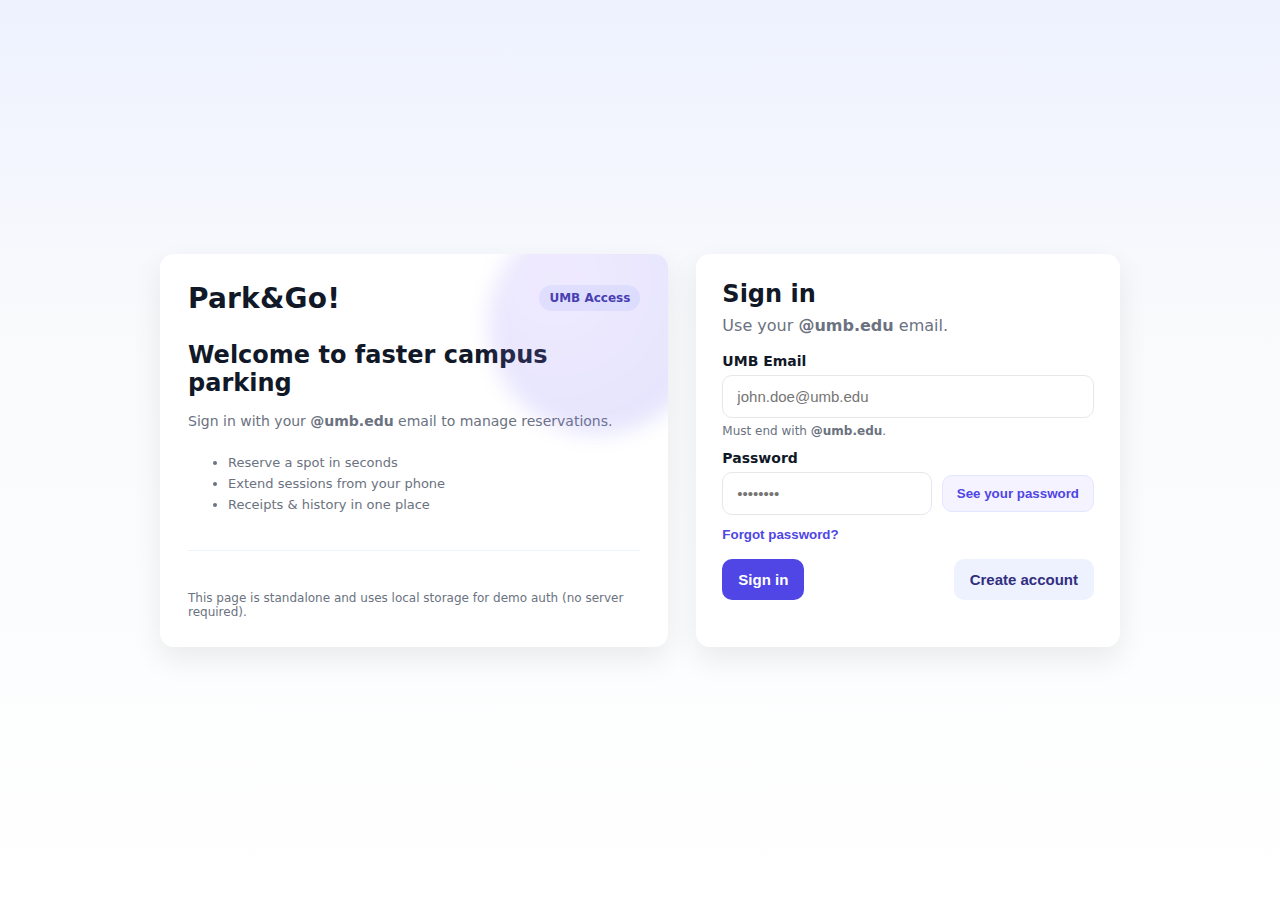
<file: welcome.html>
<!doctype html>
<html lang="en" class="app">
<head>
  <meta charset="utf-8" />
  <meta name="viewport" content="width=device-width, initial-scale=1" />
  <title>Park&Go! – Welcome</title>
  <link rel="stylesheet" href="welcome.css" />
</head>
<body>
  <div class="shell">
    <!-- Left: marketing/hero -->
    <section class="hero">
      <div class="capsule" aria-hidden="true"></div>
      <div class="header">
        <div class="brand">Park&Go!</div>
        <span class="pill">UMB Access</span>
      </div>
      <h2 style="margin:0">Welcome to faster campus parking</h2>
      <div class="tag">Sign in with your <strong>@umb.edu</strong> email to manage reservations.</div>
      <ul class="checklist" aria-label="Highlights">
        <li>Reserve a spot in seconds</li>
        <li>Extend sessions from your phone</li>
        <li>Receipts & history in one place</li>
      </ul>
      <div class="sep"></div>
      <div class="muted hint">This page is standalone and uses local storage for demo auth (no server required).</div>
    </section>

    <!-- Right: auth card -->
    <section class="card" id="authCard" aria-live="polite">
      <!-- Login view -->
      <div id="loginView">
        <h1>Sign in</h1>
        <p>Use your <strong>@umb.edu</strong> email.</p>

        <form id="loginForm" novalidate>
          <label for="loginEmail">UMB Email</label>
          <input id="loginEmail" name="email" type="email" inputmode="email" autocomplete="username" placeholder="john.doe@umb.edu" required />
          <div class="hint">Must end with <strong>@umb.edu</strong>.</div>

          <label for="loginPassword">Password</label>
          <div class="input-with-toggle">
            <input id="loginPassword" name="password" type="password" autocomplete="current-password" placeholder="••••••••" required />
            <button type="button" id="toggleLoginPassword" class="peek-btn" aria-pressed="false">See your password</button>
          </div>

          <div id="loginError" class="err"></div>
          <div id="loginOk" class="ok"></div>

          <button type="button" class="inline-link" id="forgotPwBtn">Forgot password?</button>

          <div class="row" style="margin-top:16px">
            <button class="btn" type="submit">Sign in</button>
            <button class="btn secondary" type="button" id="goCreateBtn">Create account</button>
          </div>
        </form>
      </div>

      <!-- Create account view -->
      <div id="createView" class="hide">
        <h1>Create account</h1>
        <p>New here? Make an account with your <strong>@umb.edu</strong> email.</p>

        <form id="createForm" novalidate>
          <label for="createFirstName">First name</label>
          <input id="createFirstName" name="firstName" type="text" autocomplete="given-name" placeholder="First name" required />

          <label for="createLastName">Last name</label>
          <input id="createLastName" name="lastName" type="text" autocomplete="family-name" placeholder="Last name" required />

          <label for="createPhoto">Upload profile photo</label>
          <input id="createPhoto" name="photo" type="file" accept="image/*" required />
          <div class="hint">Add a clear headshot (JPG or PNG) to personalize your account.</div>

          <label for="createEmail">UMB Email</label>
          <input id="createEmail" name="email" type="email" inputmode="email" autocomplete="username" placeholder="john.doe@umb.edu" required />
          <div class="hint">Only <strong>@umb.edu</strong> emails are allowed.</div>

          <label for="createPassword">Password</label>
          <input id="createPassword" name="password" type="password" autocomplete="new-password" placeholder="At least 8 characters" required />
          <div class="checklist" id="pwChecklist">
            <div id="pwLen">• At least 8 characters</div>
            <div id="pwLetter">• Contains a letter</div>
            <div id="pwNum">• Contains a number</div>
          </div>

          <label for="createPassword2">Confirm Password</label>
          <input id="createPassword2" name="password2" type="password" autocomplete="new-password" placeholder="Re-enter password" required />

          <label for="createRole">I am a...</label>
          <select id="createRole" name="role" required>
            <option value="student">UMB Student</option>
            <option value="faculty">UMB Faculty</option>
            <option value="staff">UMB Staff</option>
          </select>


          <div id="createError" class="err"></div>
          <div id="createOk" class="ok"></div>

          <div class="row" style="margin-top:16px">
            <button class="btn" type="submit">Create account</button>
            <button class="btn secondary" type="button" id="goLoginBtn">Back to sign in</button>
          </div>
        </form>
      </div>

      <!-- Forgot password view -->
      <div id="resetView" class="hide">
        <h1>Reset password</h1>
        <p>Enter your <strong>@umb.edu</strong> email and we’ll send reset instructions.</p>

        <form id="resetForm" novalidate>
          <label for="resetEmail">UMB Email</label>
          <input id="resetEmail" name="resetEmail" type="email" inputmode="email" autocomplete="username" placeholder="john.doe@umb.edu" required />
          <div class="hint">For demo purposes we’ll simulate the reset flow.</div>

          <div id="resetError" class="err"></div>
          <div id="resetOk" class="ok"></div>

          <div class="row" style="margin-top:16px">
            <button class="btn" type="submit">Send reset link</button>
            <button class="btn secondary" type="button" id="resetBackBtn">Back to sign in</button>
          </div>
        </form>
      </div>
    </section>
  </div>

  <script src="profile-shared.js"></script>
  <script>
    // ===== Demo auth using localStorage (no backend) =====
    const USERS_KEY = "parkgo_users";
    const SESSION_KEY = "parkgo_current_user";
    const umbRegex = /^[a-z0-9._%+-]+@umb\.edu$/i;

    const loadUsers = () => {
      try { return JSON.parse(localStorage.getItem(USERS_KEY)) || {}; }
      catch { return {}; }
    };
    const saveUsers = (users) => localStorage.setItem(USERS_KEY, JSON.stringify(users));
    const setSession = (email) => localStorage.setItem(SESSION_KEY, email);

    const loginView = document.getElementById('loginView');
    const createView = document.getElementById('createView');
    const resetView = document.getElementById('resetView');
    const goCreateBtn = document.getElementById('goCreateBtn');
    const goLoginBtn = document.getElementById('goLoginBtn');
    const forgotPwBtn = document.getElementById('forgotPwBtn');
    const resetBackBtn = document.getElementById('resetBackBtn');

    const clearAlerts = (scope) => {
      scope.querySelectorAll('.err,.ok').forEach(el => { el.style.display = 'none'; el.textContent=''; });
    };

    function showCreate(){
      [createView, loginView, resetView].forEach(v => v && clearAlerts(v));
      loginView.classList.add('hide');
      resetView.classList.add('hide');
      createView.classList.remove('hide');
      document.getElementById('createEmail').focus();
    }
    function showLogin(){
      [createView, loginView, resetView].forEach(v => v && clearAlerts(v));
      createView.classList.add('hide');
      resetView?.classList.add('hide');
      loginView.classList.remove('hide');
      document.getElementById('loginEmail').focus();
    }
    function showReset(){
      [createView, loginView, resetView].forEach(v => v && clearAlerts(v));
      loginView.classList.add('hide');
      createView.classList.add('hide');
      resetView.classList.remove('hide');
      document.getElementById('resetEmail').focus();
    }

    goCreateBtn.addEventListener('click', showCreate);
    goLoginBtn?.addEventListener('click', showLogin);
    forgotPwBtn?.addEventListener('click', showReset);
    resetBackBtn?.addEventListener('click', showLogin);

    // Create account
    const createForm = document.getElementById('createForm');
    const createFirstName = document.getElementById('createFirstName');
    const createLastName = document.getElementById('createLastName');
    const createRole = document.getElementById('createRole');
    const createEmail = document.getElementById('createEmail');
    const createPassword = document.getElementById('createPassword');
    const createPassword2 = document.getElementById('createPassword2');
    const createPhoto = document.getElementById('createPhoto');
    const createError = document.getElementById('createError');
    const createOk = document.getElementById('createOk');

    const pwLen = document.getElementById('pwLen');
    const pwLetter = document.getElementById('pwLetter');
    const pwNum = document.getElementById('pwNum');

    const validatePassword = (pw) => ({
      len: pw.length >= 8,
      letter: /[A-Za-z]/.test(pw),
      num: /\d/.test(pw),
    });

    const updatePwChecklist = (pw) => {
      const v = validatePassword(pw);
      pwLen.classList.toggle('good', v.len);
      pwLetter.classList.toggle('good', v.letter);
      pwNum.classList.toggle('good', v.num);
    };

    createPassword.addEventListener('input', e => updatePwChecklist(e.target.value));

    const readFileAsDataUrl = (file) => new Promise((resolve, reject)=>{
      const reader = new FileReader();
      reader.onload = () => resolve(reader.result);
      reader.onerror = reject;
      reader.readAsDataURL(file);
    });

    createForm.addEventListener('submit', async (e)=>{
      e.preventDefault();
      clearAlerts(createView);

      const first = (createFirstName.value || "").trim();
      const last = (createLastName.value || "").trim();
      const formatter = window.ProfileStore ? window.ProfileStore.toTitleCase : (v=>v);
      const normalizedFirst = formatter(first);
      const normalizedLast = formatter(last);
      const roleValue = createRole.value;
      const email = createEmail.value.trim();
      const pw = createPassword.value;
      const pw2 = createPassword2.value;
      const photoFile = createPhoto.files?.[0];

      if(!first || !last){
        createError.textContent = "Please enter your first and last name.";
        createError.style.display = 'block';
        return;
      }
      if(!roleValue){
        createError.textContent = "Select your campus affiliation.";
        createError.style.display = 'block';
        return;
      }
      if(!umbRegex.test(email)){
        createError.textContent = "Only UMB emails are allowed (must end with @umb.edu).";
        createError.style.display = 'block';
        return;
      }
      const rules = validatePassword(pw);
      if(!(rules.len && rules.letter && rules.num)){
        createError.textContent = "Password must be at least 8 characters and include a letter and a number.";
        createError.style.display = 'block';
        return;
      }
      if(pw !== pw2){
        createError.textContent = "Passwords do not match.";
        createError.style.display = 'block';
        return;
      }
      if(!photoFile){
        createError.textContent = "Please upload a profile photo.";
        createError.style.display = 'block';
        return;
      }

      let photoData = "";
      try{
        photoData = await readFileAsDataUrl(photoFile);
      }catch{
        createError.textContent = "We couldn't read that photo. Please try another image.";
        createError.style.display = 'block';
        return;
      }

      const users = loadUsers();
      if(users[email]){
        createError.textContent = "An account already exists for this email. Please sign in.";
        createError.style.display = 'block';
        return;
      }
      users[email] = {
        password: pw,
        createdAt: Date.now(),
        firstName: normalizedFirst,
        lastName: normalizedLast,
        role: roleValue,
        photo: photoData
      };
      saveUsers(users);

      if(window.ProfileStore){
        const profiles = window.ProfileStore.readProfiles();
        const existing = profiles[email] || {};
        profiles[email] = {
          ...existing,
          name: `${normalizedFirst} ${normalizedLast}`.trim(),
          email,
          plate: existing.plate || "",
          phone: existing.phone || "",
          address: existing.address || "",
          city: existing.city || "",
          state: existing.state || "",
          zip: existing.zip || "",
          emergency: existing.emergency || "",
          role: roleValue,
          photo: photoData
        };
        window.ProfileStore.writeProfiles(profiles);
      }

      createOk.textContent = "Account created! You can sign in now.";
      createOk.style.display = 'block';

      setTimeout(()=>{
        showLogin();
        document.getElementById('loginEmail').value = email;
      }, 900);
    });

    // Login
    const loginForm = document.getElementById('loginForm');
    const loginEmail = document.getElementById('loginEmail');
    const loginPassword = document.getElementById('loginPassword');
    const loginError = document.getElementById('loginError');
    const loginOk = document.getElementById('loginOk');
    const toggleLoginPassword = document.getElementById('toggleLoginPassword');

    toggleLoginPassword?.addEventListener('click', ()=>{
      if(!loginPassword){ return; }
      const revealing = loginPassword.type === "password";
      loginPassword.type = revealing ? "text" : "password";
      toggleLoginPassword.textContent = revealing ? "Hide password" : "See your password";
      toggleLoginPassword.setAttribute("aria-pressed", String(revealing));
      loginPassword.focus();
    });

    loginForm.addEventListener('submit', (e)=>{
      e.preventDefault();
      clearAlerts(loginView);

      const email = loginEmail.value.trim();
      const pw = loginPassword.value;

      if(!umbRegex.test(email)){
        loginError.textContent = "Access restricted. Use your @umb.edu email.";
        loginError.style.display = 'block';
        return;
      }
      const users = loadUsers();
      if(!users[email]){
        loginError.textContent = "No account found for this email. Please create an account.";
        loginError.style.display = 'block';
        return;
      }
      if(users[email].password !== pw){
        loginError.textContent = "Invalid password. Please try again.";
        loginError.style.display = 'block';
        return;
      }

      if(window.ProfileStore){
        const profiles = window.ProfileStore.readProfiles();
        const userProfile = profiles[email] || {};
        const firstValue = users[email].firstName || userProfile.name?.split(/\s+/)[0] || "";
        const lastValue = users[email].lastName || userProfile.name?.split(/\s+/).slice(1).join(" ") || "";
        const formatter = window.ProfileStore.toTitleCase;
        const first = firstValue ? formatter(firstValue) : "";
        const last = lastValue ? formatter(lastValue) : "";
        const roleValue = users[email].role || userProfile.role;
        profiles[email] = {
          ...userProfile,
          name: `${first || ""} ${last || ""}`.trim() || userProfile.name || "",
          email,
          plate: userProfile.plate || "",
          phone: userProfile.phone || "",
          address: userProfile.address || "",
          city: userProfile.city || "",
          state: userProfile.state || "",
          zip: userProfile.zip || "",
          emergency: userProfile.emergency || "",
          role: roleValue || userProfile.role || "UMB Community"
        };
        window.ProfileStore.writeProfiles(profiles);
      }

      setSession(email);
      loginOk.textContent = "Success! Signing you in…";
      loginOk.style.display = 'block';

      setTimeout(()=>{ window.location.href = "home.html"; }, 600);
    });

    // Reset password flow (simulated)
    const resetForm = document.getElementById('resetForm');
    const resetEmail = document.getElementById('resetEmail');
    const resetError = document.getElementById('resetError');
    const resetOk = document.getElementById('resetOk');

    resetForm?.addEventListener('submit', (e)=>{
      e.preventDefault();
      clearAlerts(resetView);
      const email = resetEmail.value.trim();

      if(!umbRegex.test(email)){
        resetError.textContent = "Please enter a valid @umb.edu email.";
        resetError.style.display = 'block';
        return;
      }
      const users = loadUsers();
      if(!users[email]){
        resetError.textContent = "We couldn’t find an account with that email.";
        resetError.style.display = 'block';
        return;
      }
      resetOk.textContent = "Check your inbox—we’ve sent a reset link (demo).";
      resetOk.style.display = 'block';
    });

    // Optional: auto-redirect if already signed in
    (function(){
      const current = localStorage.getItem(SESSION_KEY);
      if(current && umbRegex.test(current)){
        // window.location.href = "home.html";
      }
    })();
  </script>
</body>
</html>
</file>
<file: home.css>
:root {
  --primary: #6d28d9; /* elegant purple */
  --primary-600: #5b21b6;
  --accent: #8b5cf6;
  --panel: #ffffff;
  --bg: #f4f0ff; /* soft lavender background */
  --muted: #6b7280;
  --ring: #ddd6fe;
  --shadow: 0 10px 28px rgba(0, 0, 0, 0.06);
  --radius: 16px;
}

/* Base Reset */
* { box-sizing: border-box; margin: 0; padding: 0; }
html, body { height: 100%; }

body {
  font-family: system-ui, -apple-system, "Segoe UI", Roboto, Helvetica, Arial, sans-serif;
  background: linear-gradient(180deg, #ede9fe 0%, #ffffff 100%);
  color: #1e1b4b;
  min-height: 100vh;
  padding-bottom: 260px;
  transition: background 0.4s ease;
}

/* Header */
.topbar {
  position: sticky;
  top: 0;
  z-index: 50;
  display: flex;
  align-items: center;
  justify-content: space-between;
  padding: 16px 24px;
  gap: 16px;
  background: #fff;
  box-shadow: 0 2px 6px rgba(109, 40, 217, 0.08);
  border-bottom: 1px solid #ede9fe;
}

.topbar .left {
  display: flex;
  align-items: center;
  gap: 16px;
}
.topbar .right{
  display:flex;
  align-items:center;
  gap:12px;
}

.logo-link { display: flex; align-items: center; text-decoration: none; }
.logo-img {
  height: 40px;
  width: auto;
  border-radius: 10px;
  transition: transform 0.25s ease, box-shadow 0.25s ease;
  box-shadow: 0 2px 6px rgba(109, 40, 217, 0.15);
}
.logo-img:hover { transform: scale(1.08); box-shadow: 0 4px 12px rgba(109, 40, 217, 0.25); }
.topbar .heading{
  display:flex;
  flex-direction:column;
  gap:2px;
}
.topbar .heading .title{
  font-weight:800;
  font-size:20px;
  line-height:1.2;
  color:#1f2937;
}
.topbar .heading .subtitle{
  font-size:13px;
  font-weight:500;
  color:var(--muted);
}
.muted { color: var(--muted); }
.small { font-size: 13px; }

/* Container */
.container {
  max-width: 1200px; /* wider container */
  margin: 0 auto;
  padding: 40px 32px 260px;
  display: flex;
  flex-direction: column;
  gap: 36px;
}

/* Section Panels */
.section {
  background: var(--panel);
  border-radius: var(--radius);
  box-shadow: var(--shadow);
  padding: 36px;
  transition: transform 0.2s ease, box-shadow 0.2s ease;
}
.section:hover {
  transform: translateY(-2px);
  box-shadow: 0 14px 32px rgba(109, 40, 217, 0.08);
}
.section-title {
  font-size: 20px;
  font-weight: 800;
  margin-bottom: 20px;
  color: #4c1d95;
  text-align: left;
}

/* === Adjusted Select a Garage section === */
.section-heading{
  display:flex;
  align-items:center;
  justify-content:space-between;
  gap:16px;
}
.section.insights .section-heading{
  flex-direction:column;
  align-items:flex-start;
  justify-content:flex-start;
  gap:8px;
}

.section.select-garage {
  display:flex;
  flex-direction:column;
  gap:24px;
  padding:40px;
}

.section-heading .section-title{
  margin-bottom:0;
}

.garages {
  display: grid;
  grid-template-columns: repeat(auto-fit, minmax(260px, 1fr));
  gap: 28px;
  justify-content: center;
  align-items: stretch;
  margin: 0 auto;
  width: 100%;
  max-width: 1100px;
}

.garage-card{
  position:relative;
  overflow:hidden;
  text-align:left;
  border:1px solid rgba(148,163,184,0.25);
  border-radius:18px;
  padding:24px;
  cursor:pointer;
  transition: transform 0.25s ease, box-shadow 0.25s ease, border-color 0.25s ease;
  display:flex;
  flex-direction:column;
  gap:18px;
  background:linear-gradient(135deg, rgba(255,255,255,0.98) 0%, rgba(255,255,255,0.65) 100%);
  box-shadow:0 14px 28px rgba(79,70,229,0.08);
  isolation:isolate;
}
.garage-card::before{
  content:"";
  position:absolute;
  inset:-40% -40% auto -40%;
  height:70%;
  background:var(--state-surface, linear-gradient(90deg,#eef2ff 0%,#e0e7ff 100%));
  opacity:0.55;
  filter:blur(0);
  z-index:-1;
  transition:opacity 0.3s ease;
}
.garage-card::after{
  content:"";
  position:absolute;
  inset:0;
  background:radial-gradient(140% 120% at 10% 0%, var(--state-glow, rgba(79,70,229,0.08)) 0%, rgba(255,255,255,0) 60%);
  opacity:0.7;
  z-index:-2;
  transition:opacity 0.3s ease;
}
.garage-card:hover{
  transform:translateY(-6px);
  box-shadow:0 22px 42px rgba(79,70,229,0.12);
  border-color:rgba(79,70,229,0.35);
}
.garage-card.selected{
  border-color:rgba(79,70,229,0.6);
  box-shadow:0 0 0 2px rgba(79,70,229,0.25), 0 26px 46px rgba(79,70,229,0.18);
}
.garage-header{
  display:flex;
  justify-content:space-between;
  align-items:center;
  gap:16px;
}
.g-heading{
  display:flex;
  align-items:center;
  gap:12px;
}
.status-led{
  width:14px;
  height:14px;
  border-radius:999px;
  background:var(--state-color,#4f46e5);
  box-shadow:0 0 0 6px rgba(255,255,255,0.5), 0 0 18px var(--state-glow,rgba(79,70,229,0.25));
  position:relative;
}
.status-led::after{
  content:"";
  position:absolute;
  inset:2px;
  border-radius:inherit;
  background:#fff;
  opacity:0.45;
}
.g-title{
  font-weight:800;
  font-size:19px;
  color:#1f2937;
}
.g-meta{
  font-size:14px;
  color:rgba(30,27,75,0.7);
}
.garage-pill{
  font-size:13px;
  font-weight:800;
  color:var(--state-muted,#312e81);
  padding:6px 12px;
  border-radius:999px;
  background:rgba(255,255,255,0.85);
  border:1px solid rgba(148,163,184,0.32);
  box-shadow:0 6px 18px rgba(79,70,229,0.08), inset 0 0 0 1px rgba(255,255,255,0.6);
}
.garage-meter{
  display:grid;
  gap:8px;
}
.meter-track{
  position:relative;
  height:12px;
  border-radius:999px;
  background:rgba(255,255,255,0.7);
  box-shadow:inset 0 1px 2px rgba(15,23,42,0.08);
  overflow:hidden;
}
.meter-fill{
  position:absolute;
  inset:0;
  width:var(--percent,0%);
  background:var(--state-surface, linear-gradient(90deg,#eef2ff,#e0e7ff));
  border-radius:inherit;
  box-shadow:0 0 0 1px rgba(255,255,255,0.5), 0 6px 16px var(--state-glow,rgba(79,70,229,0.25));
  transition:width 0.35s ease;
}
.meter-legend{
  display:flex;
  justify-content:space-between;
  font-weight:700;
  font-size:13px;
  color:#1f2937;
}
.meter-available{
  color:#15803d;
}
.meter-used{
  color:#b91c1c;
}
.garage-state{
  display:flex;
  justify-content:space-between;
  align-items:flex-start;
  gap:12px;
}
.state-label{
  font-weight:800;
  color:var(--state-muted,#312e81);
}
.state-caption{
  font-size:13px;
  font-weight:600;
  color:rgba(30,27,75,0.66);
}
.garage-trend{
  display:flex;
  align-items:center;
  gap:8px;
  font-size:13px;
  font-weight:700;
  color:var(--state-muted,#312e81);
}
.garage-trend.negative{
  color:#b91c1c;
}
.garage-trend.positive{
  color:#15803d;
}
.trend-icon{
  width:22px;
  height:22px;
  border-radius:50%;
  display:grid;
  place-items:center;
  background:rgba(255,255,255,0.85);
  box-shadow:0 2px 8px rgba(15,23,42,0.1);
}
.garage-card[data-state="moderate"] .garage-trend.positive{
  color:#b45309;
}
.garage-card[data-state="moderate"] .garage-trend.negative{
  color:#b45309;
}
.garage-card[data-state="busy"] .garage-trend{
  color:#b91c1c;
}
.garage-card[data-state="busy"] .trend-icon{
  background:rgba(254,226,226,0.9);
}
.garage-card[data-state="good"] .trend-icon{
  background:rgba(209,250,229,0.92);
}
.garage-card[data-state="good"] .state-caption{
  color:#047857;
}
.garage-card[data-state="busy"] .state-caption{
  color:#b91c1c;
}
.garage-card[data-state="moderate"] .state-caption{
  color:#b45309;
}
.hint {
  font-size: 13px;
  color: var(--muted);
  text-align: center;
  margin-top: 16px;
}

/* Buttons */
.btn {
  appearance: none;
  border: none;
  border-radius: 12px;
  font-weight: 700;
  cursor: pointer;
  padding: 14px 22px;
  font-size: 15px;
  transition: all 0.25s ease;
}
.btn:active { transform: translateY(1px); }

.btn.primary {
  background: var(--primary);
  color: #fff;
  box-shadow: 0 4px 14px rgba(109, 40, 217, 0.25);
}
.btn.primary:hover { background: var(--primary-600); }

.btn.secondary {
  background: #f5f3ff;
  color: var(--primary);
  border: 1px solid #ddd6fe;
}
.btn.secondary:hover { background: #ede9fe; }

.btn.ghost {
  background: transparent;
  color: var(--primary);
  border: 1.5px solid #e5e7eb;
}
.btn.ghost:hover {
  background: #f3e8ff;
  border-color: var(--accent);
}

.pill{
  display:inline-flex;
  align-items:center;
  padding:4px 10px;
  border-radius:999px;
  background:#ede9fe;
  color:#4f46e5;
  font-weight:700;
  font-size:12px;
  letter-spacing:.3px;
  text-transform:uppercase;
}

.hero-card{
  display:grid;
  grid-template-columns:minmax(0,1.2fr) minmax(0,0.8fr);
  gap:28px;
  background:#ffffff;
  border:1px solid #e0e7ff;
  border-radius:24px;
  box-shadow:0 18px 40px rgba(109,40,217,0.12);
  padding:36px 44px;
  align-items:center;
}
.hero-left{
  display:flex;
  flex-direction:column;
  gap:20px;
}
.hero-heading .pill{
  display:inline-flex;
  align-items:center;
  padding:6px 12px;
  border-radius:999px;
  background:#f5f3ff;
  color:#4f46e5;
  font-weight:700;
  font-size:12px;
  letter-spacing:.3px;
  text-transform:uppercase;
}
.hero-heading h1{
  margin:12px 0 0;
  font-size:28px;
  line-height:1.2;
  color:#312e81;
}
.hero-copy{
  margin:0;
  font-size:16px;
  color:#4338ca;
}
.hero-actions{
  display:flex;
  flex-wrap:wrap;
  gap:12px;
}
.hero-actions .btn{
  min-width:180px;
}
.hero-right{
  display:grid;
  gap:16px;
  grid-template-columns:repeat(auto-fit,minmax(160px,1fr));
}
.insights-grid{
  display:grid;
  grid-template-columns:repeat(auto-fit, minmax(260px,1fr));
  gap:24px;
}
.insight-card{
  position:relative;
  display:grid;
  gap:14px;
  background:#ffffff;
  border:1px solid #e2e8f0;
  border-radius:18px;
  padding:22px 24px;
  box-shadow:0 16px 32px rgba(79,70,229,0.08);
  overflow:hidden;
}
.insight-card::before{
  content:"";
  position:absolute;
  inset:0;
  border-radius:inherit;
  background:radial-gradient(circle at top left, rgba(124,58,237,0.12) 0%, rgba(99,102,241,0.05) 60%, rgba(255,255,255,0) 100%);
  z-index:0;
}
.insight-card > *{
  position:relative;
  z-index:1;
}
.insight-card header{
  display:flex;
  justify-content:space-between;
  align-items:center;
  gap:12px;
}
.insight-card header strong{
  font-size:16px;
  font-weight:800;
  color:#1f2937;
}
.insight-card p{
  margin:0;
  color:#4b5563;
  line-height:1.55;
}
.insight-card footer{
  display:flex;
  justify-content:flex-start;
}
.tips-grid{
  display:grid;
  grid-template-columns:repeat(auto-fit,minmax(240px,1fr));
  gap:22px;
}
.tip-card{
  background:#f8fafc;
  border:1px solid #e0e7ff;
  border-radius:18px;
  padding:20px 22px;
  display:grid;
  gap:12px;
  box-shadow:0 12px 24px rgba(79,70,229,0.05);
}
.tip-card h3{
  margin:0;
  font-size:16px;
  font-weight:800;
  color:#312e81;
}
.tip-card p{
  margin:0;
  color:#475569;
  line-height:1.55;
}
.tip-card .link-btn{
  justify-content:flex-start;
}
.metric-card{
  background:#fff;
  border-radius:18px;
  padding:18px 20px;
  border:1px solid #e6e6fa;
  box-shadow:0 10px 24px rgba(79,70,229,0.12);
  display:grid;
  gap:6px;
}
.metric-label{
  font-size:12px;
  font-weight:700;
  text-transform:uppercase;
  letter-spacing:.3px;
  color:#6b72a1;
}
.metric-value{
  font-size:24px;
  font-weight:800;
  color:#312e81;
}
.metric-sub{
  font-size:13px;
  color:#6b7280;
}

.quick-links .section-title{
  margin-bottom:24px;
}
.actions-grid{
  display:grid;
  grid-template-columns:repeat(auto-fit,minmax(220px,1fr));
  gap:18px;
}
.action-card{
  text-align:left;
  padding:20px 22px;
  border-radius:16px;
  border:1px solid #e5e7eb;
  background:#f9f5ff;
  display:grid;
  gap:8px;
  cursor:pointer;
  transition:transform .15s ease, box-shadow .15s ease;
}
.action-card span{
  font-weight:800;
  color:#312e81;
}
.action-card small{
  color:#6b7280;
  font-size:13px;
}
.action-card:hover{
  transform:translateY(-3px);
  box-shadow:0 12px 28px rgba(109,40,217,0.18);
}

.activity .section-heading{
  margin-bottom:16px;
}
.link-btn{
  appearance:none;
  border:none;
  background:none;
  color:#4f46e5;
  font-weight:700;
  cursor:pointer;
}
.link-btn:hover{
  text-decoration:underline;
}
.reservation-list{
  list-style:none;
  margin:0;
  padding:0;
  display:grid;
  gap:12px;
}
.reservation-item{
  display:flex;
  justify-content:space-between;
  align-items:flex-start;
  gap:12px;
  padding:18px 20px;
  border-radius:14px;
  border:1px solid #e5e7eb;
  background:#fff;
  box-shadow:0 8px 20px rgba(79,70,229,0.08);
}
.reservation-title{
  font-weight:800;
  color:#1f2937;
}
.reservation-meta{
  font-size:13px;
  color:#6b7280;
  margin-top:4px;
}
.status-badge{
  font-size:12px;
  font-weight:700;
  padding:4px 10px;
  border-radius:999px;
  background:#eef2ff;
  color:#312e81;
}
.reservation-item.completed .status-badge{
  background:#dcfce7;
  color:#166534;
}
.empty-state{
  text-align:center;
  padding:18px;
  border:1px dashed #dbeafe;
  border-radius:12px;
  color:#475569;
  font-weight:700;
}

.announcements .section-title{
  margin-bottom:18px;
}
.bulletin-list{
  list-style:none;
  margin:0;
  padding:0;
  display:grid;
  gap:14px;
}
.bulletin-item{
  background:#f5f3ff;
  border-radius:14px;
  padding:16px 18px;
  border:1px solid #e2e8f0;
  display:grid;
  gap:6px;
}
.bulletin-item strong{
  color:#312e81;
  font-size:15px;
}
.bulletin-item span{
  color:#4b5563;
  font-size:13px;
}

/* Bottom Navigation */
.sitenavigation {
  position: fixed;
  bottom: 0;
  left: 0;
  right: 0;
  background: #ffffffd9;
  backdrop-filter: blur(10px);
  border-top: 1px solid #e9d5ff;
  display: flex;
  justify-content: space-around;
  align-items: center;
  padding: 10px 0;
  box-shadow: 0 -3px 12px rgba(0, 0, 0, 0.08);
  height: 70px;
  z-index: 999;
}

.sitenavigation a {
  text-decoration: none;
  color: var(--muted);
  font-weight: 600;
  font-size: 14px;
  display: flex;
  flex-direction: column;
  align-items: center;
  justify-content: center;
  padding: 6px 12px;
  border-radius: 12px;
  transition: all 0.3s ease;
}

.sitenavigation a:hover {
  color: var(--accent);
  background: #f3e8ff;
  transform: translateY(-2px);
}
.sitenavigation a.active {
  color: var(--primary);
  background: #ede9fe;
  box-shadow: inset 0 0 0 2px var(--primary);
}

@media (max-width: 900px){
  .hero-card{
    grid-template-columns:1fr;
  }
  .hero-right{
    grid-template-columns: repeat(auto-fit,minmax(180px,1fr));
  }
}

@media (max-width: 640px){
  .container{
    padding:24px 16px 260px;
  }
  .section{
    padding:28px;
  }
  .hero-card{
    padding:28px;
  }
  .actions-grid{
    grid-template-columns:1fr;
  }
  .insights-grid{
    grid-template-columns:1fr;
  }
  .tips-grid{
    grid-template-columns:1fr;
  }
}
</file>
<file: map.css>
/* =========================================================
   Parking Map Page – Full CSS (matches home.css bottom nav)
   ========================================================= */

/* ---- Theme Tokens ---- */
:root{
  --primary:#4f46e5;
  --primary-600:#4338ca;
  --accent:#7c3aed;
  --panel:#ffffff;
  --bg:#f8fafc;
  --muted:#6b7280;
  --ring:#c7d2fe;
  --shadow:0 10px 28px rgba(0,0,0,.08);
  --radius:14px;
}

/* ---- Resets / Basics ---- */
*{ box-sizing:border-box; }
html, body{ height:100%; }
body{
  margin:0;
  font-family: system-ui, -apple-system, Segoe UI, Roboto, Helvetica, Arial, "Apple Color Emoji", "Segoe UI Emoji";
  color:#111827;
  background: linear-gradient(180deg, #eef2ff 0%, #f8fafc 30%, #ffffff 100%);
  min-height:100vh;
  padding-bottom:200px; /* extra breathing room above fixed bottom nav */
}

/* Utilities */
.muted{ color:var(--muted); }
.small{ font-size:12px; }

/* ---- Header / Topbar ---- */
.topbar{
  position: sticky; top:0; z-index:50;
  display:flex; align-items:center; justify-content:space-between;
  gap:16px;
  padding:16px 24px;
  background:#fff;
  box-shadow:0 2px 6px rgba(109,40,217,0.08);
  border-bottom:1px solid #ede9fe;
}
.topbar .left{ display:flex; align-items:center; gap:16px; }
.topbar .right{ display:flex; align-items:center; gap:12px; }
.topbar .heading{
  display:flex;
  flex-direction:column;
  gap:2px;
}
.topbar .heading .title{
  font-weight:800;
  font-size:20px;
  color:#1f2937;
}
.topbar .heading .subtitle{
  font-size:13px;
  font-weight:500;
  color:var(--muted);
}

/* Park&Go! image logo */
.logo-link{
  display:flex;
  align-items:center;
  text-decoration:none;
}
.logo-img{
  height:40px;           /* matches home header */
  width:auto;
  border-radius:10px;
  box-shadow:0 2px 6px rgba(0,0,0,.1);
  transition:transform .2s ease, box-shadow .2s ease;
}
.logo-img:hover{
  transform:scale(1.05);
  box-shadow:0 4px 10px rgba(0,0,0,.15);
}

/* (legacy placeholder box, kept if used elsewhere) */
.logo{ width:36px; height:36px; display:grid; place-items:center; }

/* ---- Buttons ---- */
.btn{
  appearance:none; border:none; border-radius:10px; font-weight:700; cursor:pointer;
  padding:10px 14px; font-size:14px;
  transition: background .2s, transform .04s, box-shadow .2s;
}
.btn:active{ transform: translateY(1px); }
.btn.primary{ background:var(--primary); color:#fff; }
.btn.primary:hover{ background:var(--primary-600); }
.btn.secondary{ background:#eef2ff; color:#312e81; }
.btn.ghost{ background:#fff; color:var(--primary); border:1px solid #e5e7eb; }
.btn.secondary:hover, .btn.ghost:hover{ transform: translateY(-1px); }

/* ---- Page Layout ---- */
.container{
  max-width:1000px;
  margin:0 auto;
  padding:32px 24px 160px;
  display:flex; flex-direction:column; align-items:stretch; justify-content:flex-start;
  min-height: calc(100vh - 150px); /* minus header + bottom nav */
}
.section{
  background:var(--panel);
  border-radius:var(--radius);
  box-shadow:var(--shadow);
  padding:28px;
  margin-bottom:24px;
}
.section + .section{ margin-top:28px; }
.section-title{ margin:0 0 12px 0; font-size:18px; font-weight:800; }
.hint{ font-size:12px; color:var(--muted); margin-top:8px; }

/* =========================================================
   Map / Lot Styles
   ========================================================= */

/* Legend: pill with items */
.legend{
  display:flex; align-items:center; gap:16px;
  background:#fff;
  border:1px solid #e9ecf4;
  border-radius:999px;
  padding:10px 14px;
  box-shadow:0 6px 16px rgba(17,24,39,.06);
  width:max-content;
  max-width:100%;
  margin:8px auto 12px; /* centered under header */
}
.legend .item{
  display:inline-flex; align-items:center; gap:8px;
  font-weight:700; color:#111827; font-size:14px;
}
.legend .dot{
  width:14px; height:14px; border-radius:4px; display:inline-block;
  box-shadow: inset 0 0 0 1px rgba(255,255,255,.9);
}
.legend .dot.available{ background:#16a34a; }
.legend .dot.reserved{ background:#facc15; }
.legend .dot.occupied{ background:#ef4444; }
.legend .dot.selected{ background:#7c3aed; }

/* Entrance marker */
.legend .entrance{
  display:inline-flex;
  align-items:center;
  gap:8px;
  margin-left:20px;
  padding-left:16px;
  border-left:1px solid #eef2ff;
  font-weight:800;
  font-size:12px;
  color:#374151;
  letter-spacing:.2px;
}
.legend .entrance-icon{
  width:16px;
  height:16px;
  border-radius:50%;
  background:#111827;
  position:relative;
  display:inline-block;
}
.legend .entrance-icon::after{
  content:"";
  position:absolute;
  width:6px;
  height:6px;
  border-right:2px solid #fff;
  border-bottom:2px solid #fff;
  top:3px;
  left:4px;
  transform:rotate(45deg);
}

/* Lot card wrapper */
.lot-wrap{
  margin:8px auto 0;
  background:#fff;
  border-radius:24px;
  padding:18px;
  border:1px solid #eef2ff;
  box-shadow:0 18px 40px rgba(15,23,42,.08);
  max-width:900px;
}
.lot-header{
  padding:2px 2px 16px 2px;
  display:grid;
  grid-template-columns:repeat(12,minmax(0,1fr));
  align-items:end;
  gap:16px;
}
.garage-picker{ grid-column:1 / span 4; }
.level-meta{
  grid-column:5 / span 8;
  display:flex;
  align-items:flex-end;
  justify-content:flex-end;
  gap:16px;
  flex-wrap:wrap;
}
.garage-picker,
.level-picker{
  display:flex;
  flex-direction:column;
  gap:6px;
}
.garage-picker label,
.level-picker label{
  font-size:12px;
  font-weight:800;
  text-transform:uppercase;
  letter-spacing:.3px;
  color:#4b5563;
}
.garage-picker select,
.level-picker select{
  appearance:none;
  border:1px solid #e5e7eb;
  border-radius:12px;
  padding:10px 14px;
  font-weight:700;
  background:#ffffff;
  box-shadow:0 10px 20px rgba(15,23,42,0.08);
  color:#1f2937;
  min-width:220px;
  background-image:url("data:image/svg+xml,%3Csvg xmlns='http://www.w3.org/2000/svg' width='12' height='8' viewBox='0 0 12 8' fill='none'%3E%3Cpath d='M1 1.5L6 6.5L11 1.5' stroke='%236b7280' stroke-width='1.5' stroke-linecap='round' stroke-linejoin='round'/%3E%3C/svg%3E");
  background-repeat:no-repeat;
  background-position:calc(100% - 14px) center;
  padding-right:36px;
}
.garage-picker select:focus-visible,
.level-picker select:focus-visible{
  outline:none;
  border-color:#818cf8;
  box-shadow:0 0 0 3px rgba(129,140,248,0.35);
}
.level-picker select{
  min-width:160px;
}
.level-helper{
  font-size:12px;
  font-weight:700;
  letter-spacing:.2px;
  text-transform:uppercase;
}


.lot{ position:relative; }

.map-stage{
  position:relative;
  padding:18px;
  border-radius:24px;
  border:1px solid rgba(148,163,184,0.25);
  background:
    radial-gradient(circle at 20% 20%, rgba(99,102,241,0.12) 0%, rgba(129,140,248,0.05) 35%, rgba(255,255,255,0) 65%),
    linear-gradient(180deg,#f8fafc 0%, #eef2ff 100%);
  box-shadow:0 22px 48px rgba(15,23,42,0.16);
  overflow:hidden;
}
.map-stage::after{
  content:"";
  position:absolute;
  inset:0;
  pointer-events:none;
  background:radial-gradient(circle at 80% 10%, rgba(59,130,246,0.18) 0%, rgba(59,130,246,0) 55%);
  mix-blend-mode:screen;
}
.map-grid{
  display:grid;
  grid-template-columns: repeat(28, minmax(14px, 1fr));
  grid-template-rows: repeat(20, 32px);
  gap:6px;
  border-radius:18px;
  border:1px solid rgba(148,163,184,0.35);
  padding:16px;
  position:relative;
  min-height:560px;
  background:
    linear-gradient(#e2e8f0 1px, transparent 1px) 0 0 / 100% 32px,
    linear-gradient(90deg,#e2e8f0 1px, transparent 1px) 0 0 / 32px 100%,
    linear-gradient(135deg, rgba(236,233,254,0.7), rgba(226,232,240,0.9));
  box-shadow:inset 0 8px 24px rgba(15,23,42,0.05);
}
.map-item{
  grid-column: var(--col) / span var(--colspan, 1);
  grid-row: var(--row) / span var(--rowspan, 1);
  display:flex;
  align-items:center;
  justify-content:center;
  border-radius:12px;
  font-size:11px;
  font-weight:700;
  text-transform:uppercase;
  letter-spacing:.25px;
  color:#1f2937;
  pointer-events:none;
  padding:4px 6px;
  background:rgba(255,255,255,0.9);
  box-shadow:0 8px 18px rgba(15,23,42,0.08);
}
.map-item span{ pointer-events:none; }

.drive-lane{
  background:repeating-linear-gradient(90deg, #e2e8f0 0, #e2e8f0 12px, #cbd5f5 12px, #cbd5f5 20px);
  color:#475569;
}
.drive-lane span{ opacity:.75; }
.drive-lane.northern,
.drive-lane.southern{
  background:linear-gradient(90deg,#cbd5f5 0,#e2e8f0 100%);
  justify-content:flex-start;
  padding-left:12px;
}
.drive-lane.southern{
  justify-content:flex-end;
  padding-left:0;
  padding-right:12px;
}
.drive-lane.central{
  background:repeating-linear-gradient(0deg, #e2e8f0 0, #e2e8f0 16px, #cbd5f5 16px, #cbd5f5 28px);
}

.map-feature{
  background:#e0e7ff;
  border:1px solid #c7d2fe;
  box-shadow:inset 0 0 0 1px rgba(255,255,255,.5);
}
.map-feature.core{ background:#c7d2fe; color:#1e1b4b; }
.map-feature.lobby{ background:#fef9c3; border-color:#fde68a; color:#92400e; }
.map-feature.ev-hub{ background:#dcfce7; border-color:#bbf7d0; color:#166534; }
.map-feature.security{ background:#fee2e2; border-color:#fecaca; color:#991b1b; }

.parking-spot{
  grid-column: var(--col) / span var(--colspan, 2);
  grid-row: var(--row) / span var(--rowspan, 2);
  border-radius:14px;
  border:1px solid rgba(15,23,42,0.08);
  background:#16a34a;
  color:#fff;
  font-weight:800;
  display:flex;
  flex-direction:column;
  justify-content:center;
  align-items:center;
  gap:6px;
  cursor:pointer;
  position:relative;
  transition: transform .18s ease, box-shadow .2s ease, background .2s ease, border-color .18s ease;
  box-shadow:0 10px 22px rgba(15,23,42,0.12);
  padding:8px 6px;
  isolation:isolate;
}
.parking-spot::before{
  content:"";
  position:absolute;
  inset:8px 8px auto 8px;
  height:4px;
  border-radius:999px;
  background:rgba(255,255,255,0.6);
  opacity:0.65;
  pointer-events:none;
}
.parking-spot .spot-code{
  font-size:14px;
  letter-spacing:.3px;
  text-shadow:0 4px 10px rgba(15,23,42,0.35);
}
.parking-spot .spot-status{
  background:none !important;
  font-size:8px;
  font-weight:700;
  text-transform:uppercase;
  letter-spacing:.25px;
  padding:0;
  border-radius:0;
  background:transparent;
  color:#ffffff;
  display:inline-flex;
  align-items:center;
  gap:4px;
  box-shadow:none;
}
.parking-spot[aria-disabled="true"]{
  cursor:not-allowed;
  filter:saturate(.9);
  opacity:.96;
}
.parking-spot:hover:not([aria-disabled="true"]){
  transform:translateY(-2px);
  box-shadow:0 16px 30px rgba(79,70,229,0.22);
}
.parking-spot:focus-visible{
  outline:none;
  box-shadow:0 0 0 3px rgba(129,140,248,0.55), 0 14px 26px rgba(129,140,248,0.35);
}
.status-available{
  background:linear-gradient(135deg,#22c55e 0%,#16a34a 50%,#0f9f6e 100%);
  border-color:rgba(34,197,94,0.55);
}
.status-available .spot-status{
  background:rgba(209,250,229,0.3);
}
.status-reserved{
  background:linear-gradient(135deg,#fcd34d 0%,#fbbf24 45%,#f59e0b 100%);
  color:#422006;
  border-color:rgba(234,179,8,0.6);
}
.status-reserved .spot-code,

.status-reserved .spot-status{
  background:transparent;
}
.status-occupied{
  background:linear-gradient(135deg,#f97316 0%,#ef4444 50%,#dc2626 100%);
  border-color:rgba(239,68,68,0.6);
}
.status-occupied .spot-status{
  background:transparent;
}
.status-selected{
  box-shadow:0 0 0 3px rgba(124,58,237,0.45), 0 22px 38px rgba(124,58,237,0.35);
  transform:translateY(-3px);
  background:linear-gradient(135deg,#c4b5fd 0%,#7c3aed 100%);
  color:#fff;
  border-color:rgba(124,58,237,0.2);
}
 .status-selected .spot-status{
  background:transparent;
  color:#fff;
}
.status-selected .spot-code{
  color:#fff;
  text-shadow:0 4px 10px rgba(76,29,149,0.45);
}
.ev-spot::after{
  content:"⚡";
  position:absolute;
  top:6px;
  right:6px;
  font-size:12px;
  opacity:.85;
}

.entrance-marker{
  position:absolute;
  bottom:26px;
  left:32px;
  display:inline-flex;
  align-items:center;
  gap:8px;
  background:#111827;
  color:#fff;
  font-weight:700;
  padding:6px 14px;
  border-radius:999px;
  box-shadow:0 10px 26px rgba(15,23,42,.32);
  letter-spacing:.3px;
  text-transform:uppercase;
}
.entrance-marker::before{
  content:"";
  width:10px;
  height:10px;
  border-right:2px solid #fff;
  border-bottom:2px solid #fff;
  transform:rotate(45deg);
  margin-right:2px;
}
.entrance-marker span{ font-size:12px; }

/* Controls / footer of card */
.controls{
  display:flex; align-items:center; justify-content:space-between;
  gap:12px; padding:12px 6px 4px;
}
.selection{ display:flex; align-items:center; gap:12px; flex-wrap:wrap; }

/* Pricing row */
.pricing{ display:flex; align-items:flex-end; gap:14px; flex-wrap:wrap; }
.pricing label{ font-weight:700; display:block; margin-bottom:4px; font-size:12px; color:#374151; }
.pricing .when input[type="time"],
.pricing .dur select{
  appearance:none;
  border:1px solid #e5e7eb;
  background:#fff;
  padding:8px 10px;
  border-radius:10px;
  font-weight:700;
  color:#111827;
  min-width: 140px;
}
.total{ font-weight:800; }

/* Modal basics */
.modal{ padding:0; border:none; border-radius:12px; }
.modal-card{
  padding:24px;
  display:flex;
  flex-direction:column;
  gap:12px;
  width:min(90vw, 420px);
}
.modal::backdrop{ background: rgba(0,0,0,.3); }
.modal .row{ display:flex; gap:10px; justify-content:flex-end; }
.qr-modal .modal-card{
  align-items:center;
  text-align:center;
}
.qr-card #qrCode{
  width:200px;
  height:200px;
  border:10px solid #f4f4f5;
  border-radius:16px;
  background:#fff;
  image-rendering:pixelated;
}
.qr-card #qrCode canvas,
.qr-card #qrCode img{
  width:100%;
  height:100%;
}
.qr-fallback{
  font-weight:600;
  color:#b91c1c;
}
.qr-card .confirm-details{
  width:100%;
  margin-top:8px;
}
.confirm-summary{
  display:flex;
  flex-direction:column;
  gap:12px;
  color:#4b5563;
}
.confirm-lede{
  margin:0;
  font-weight:600;
  color:#111827;
}
.confirm-details{
  list-style:none;
  margin:0;
  padding:0;
  display:grid;
  gap:8px;
}
.confirm-details li{
  display:flex;
  justify-content:space-between;
  align-items:center;
  font-size:14px;
}
.confirm-details li span{
  color:#6b7280;
  font-weight:600;
  text-transform:uppercase;
  letter-spacing:.3px;
}
.confirm-details li strong{
  color:#111827;
}
.confirm-details li strong.amount{
  color:#5b21b6;
}
.confirm-error{
  margin-top:12px;
  padding:10px 12px;
  border-radius:10px;
  background:#fef2f2;
  color:#b91c1c;
  font-weight:600;
  border:1px solid #fecaca;
}

/* =========================================================
   Bottom Navigation – identical feel to home.css
   ========================================================= */

/* Container */
.tabbar{
  position: fixed;
  bottom:0; left:0; right:0;
  z-index:100;
  background: var(--panel);
  border-top:1px solid #e5e7eb;
  display:flex; justify-content:space-around; align-items:center;
  padding:10px 0;
  box-shadow:0 -2px 10px rgba(0,0,0,.06);
  height:68px; /* same size as home.css */
}

/* Items (no dot element) */
.tabbar .tab{
  text-decoration:none;
  color: var(--muted);
  font-weight:600;
  font-size:14px;
  display:flex; flex-direction:column; align-items:center; justify-content:center;
  transition: color .2s, transform .2s, background .3s;
  padding:6px 10px;
  border-radius:12px;
}

/* If any .dot slipped in, hide it */
.tabbar .dot{ display:none !important; }

/* Hover + Active styles */
.tabbar .tab:hover{
  color: var(--primary);
  background:#f3e8ff;
  transform: translateY(-2px);
}
.tabbar .tab.active{
  color: var(--primary);
  background:#eef2ff;
  box-shadow: inset 0 0 0 1.5px var(--primary);
}

/* Focus for a11y */
.tabbar .tab:focus-visible{
  outline:none;
  box-shadow:0 0 0 3px var(--ring);
}

@media (max-width:720px){
  .legend{
    flex-wrap:wrap;
    justify-content:center;
  }
  .lot-wrap{
    padding:14px;
    border-radius:20px;
  }
  .lot-header{
    grid-template-columns:1fr;
  }
  .garage-picker,
  .level-meta{
    grid-column:1 / span 1;
    width:100%;
  }
  .map-stage{
    padding:12px;
    border-radius:18px;
  }
  .map-grid{
    grid-template-rows: repeat(16, 26px);
    padding:8px;
    gap:4px;
    min-height:340px;
  }
  .parking-spot{
    gap:1px;
  }
  .parking-spot .spot-code{ font-size:12px; }
   .parking-spot .spot-status{
  background:none !important; font-size:7px; }
  .entrance-marker{
    bottom:18px;
    left:20px;
    padding:5px 12px;
  }
}
</file>
<file: profile.css>
:root{
  --primary:#4f46e5;
  --primary-600:#4338ca;
  --accent:#7c3aed;
  --panel:#ffffff;
  --bg:#f8fafc;
  --muted:#6b7280;
  --ring:#c7d2fe;
  --shadow:0 10px 28px rgba(0,0,0,.08);
  --radius:14px;
}

/* Base */
*{ box-sizing:border-box; }
html,body{ height:100%; }
body{
  margin:0;
  font-family:system-ui,-apple-system,Segoe UI,Roboto,Helvetica,Arial,"Apple Color Emoji","Segoe UI Emoji";
  background:linear-gradient(180deg,#eef2ff 0%, #f8fafc 30%, #ffffff 100%);
  color:#111827;
  min-height:100vh;
  padding-bottom:220px; /* extra breathing room above fixed footer */
}

/* Header */
.topbar{
  position:sticky; top:0; z-index:50;
  display:flex; align-items:center; justify-content:space-between;
  gap:16px; padding:16px 24px;
  background:#fff; box-shadow:0 2px 6px rgba(109,40,217,0.08); border-bottom:1px solid #ede9fe;
}
.topbar .left{ display:flex; align-items:center; gap:16px; }
.topbar .right{ display:flex; align-items:center; gap:12px; }
.topbar .heading{
  display:flex;
  flex-direction:column;
  gap:2px;
}
.topbar .heading .title{
  font-size:20px;
  font-weight:800;
  color:#1f2937;
}
.topbar .heading .subtitle{
  font-size:13px;
  font-weight:500;
  color:#64748b;
}

.topbar.subpage-header{
  justify-content:center;
  text-align:center;
  padding:18px 24px;
}
.topbar.subpage-header .heading{
  display:flex;
  flex-direction:column;
  align-items:center;
  gap:4px;
}
.topbar.subpage-header .heading .title{
  font-size:22px;
}
.topbar.subpage-header .heading .subtitle{
  font-size:13px;
}
.back-link{
  position:absolute;
  left:24px;
  top:50%;
  transform:translateY(-50%);
  display:inline-flex;
  align-items:center;
  gap:6px;
  padding:8px 14px;
  border-radius:999px;
  background:#f5f3ff;
  border:1px solid #e0e7ff;
  color:#4f46e5;
  font-weight:700;
  text-decoration:none;
  transition:background .2s ease, color .2s ease, transform .05s ease, box-shadow .2s ease;
}
.back-link:hover{
  background:#ede9fe;
  color:#312e81;
}
.back-link:focus-visible{
  outline:none;
  box-shadow:0 0 0 3px var(--ring);
}
.back-link:active{
  transform:translateY(1px);
}

/* Image logo (header) */
.logo-link{
  display:flex;
  align-items:center;
  text-decoration:none;
}
.logo-img{
  height:40px;
  width:auto;
  border-radius:10px;
  box-shadow:0 2px 6px rgba(0,0,0,.1);
  transition:transform .2s ease, box-shadow .2s ease;
}
.logo-img:hover{
  transform:scale(1.05);
  box-shadow:0 4px 10px rgba(0,0,0,.15);
}

/* legacy .logo box kept in case referenced */
.logo{ width:36px; height:36px; display:grid; place-items:center; }

.btn{
  appearance:none; border:none; border-radius:10px; font-weight:700; cursor:pointer;
  padding:10px 14px; font-size:14px;
  transition: background .2s, transform .04s, box-shadow .2s;
}
.btn:active{ transform:translateY(1px); }
.btn.primary{ background:var(--primary); color:#fff; }
.btn.primary:hover{ background:var(--primary-600); }
.btn.secondary{ background:#eef2ff; color:#312e81; }
.btn.ghost{ background:#fff; color:#4f46e5; border:1px solid #e5e7eb; }

/* Layout container */
.container{
  max-width:1000px; margin:0 auto; padding:0 16px 200px;
  display:flex; flex-direction:column; gap:16px;
}

/* HERO */
.hero{
  position:relative;
  background:#4f46e5;
  color:#fff;
  border-bottom-left-radius:28px;
  border-bottom-right-radius:28px;
  padding:28px 18px 56px;
  box-shadow: 0 10px 30px rgba(79,70,229,.25);
}
.app-badge{
  position:absolute; right:18px; top:18px;
  background:#eef2ff; border-radius:16px; padding:6px;
  box-shadow:0 8px 22px rgba(0,0,0,.18);
}
.app-badge .badge-inner{
  width:52px; height:52px; border-radius:12px; overflow:hidden; display:grid; place-items:center;
  background:#fff; border:1px solid rgba(255,255,255,.6);
}
/* Image logo (hero badge) */
.badge-logo{
  display:block;
  height:40px;
  width:auto;
}

.avatar-block{ display:flex; justify-content:center; margin-top:8px; }
.avatar{
  width:84px; height:84px; border-radius:50%;
  display:grid; place-items:center;
  background:rgba(255,255,255,.22);
  border:1.5px solid rgba(255,255,255,.6);
  box-shadow: inset 0 0 0 1px rgba(255,255,255,.2);
  overflow:hidden;
  position:relative;
}
.avatar-photo{
  width:100%;
  height:100%;
  object-fit:cover;
  display:block;
}
.avatar-initials{
  font-size:28px;
  font-weight:800;
  color:#ffffff;
  letter-spacing:.2px;
}
.avatar[data-has-photo="true"]{
  background:#ffffff;
  border-color:rgba(255,255,255,.9);
  box-shadow:0 8px 18px rgba(15,23,42,.18);
}

.welcome{
  text-align:center; margin:14px 0 10px 0;
  font-size:26px; font-weight:900; letter-spacing:.2px;
}
.chip{
  margin:0 auto 10px; display:flex; align-items:center; gap:8px;
  background:rgba(255,255,255,.22); color:#fff;
  border:1px solid rgba(255,255,255,.35); border-radius:14px;
  padding:8px 12px; font-weight:800;
}
.chip.ghost{ backdrop-filter: blur(2px); }

.account-info{
  text-align:center; opacity:.95; font-weight:600;
}
.badge-row{ display:flex; justify-content:center; margin-top:8px; }
.role-chip{
  display:inline-flex;
  align-items:center;
  gap:6px;
  padding:8px 18px;
  border-radius:999px;
  background:linear-gradient(135deg,#ede9fe 0%,#dbeafe 100%);
  color:#312e81;
  font-weight:800;
  letter-spacing:.3px;
  text-transform:uppercase;
  box-shadow:0 10px 24px rgba(79,70,229,0.18);
}

/* ACCOUNT HUB */
.account-hub{
  background:var(--panel);
  border:1px solid #e5e7eb;
  border-radius:18px;
  box-shadow:var(--shadow);
  padding:20px;
  display:grid;
  gap:18px;
  margin-top:8px;
}
.hub-header h2{
  margin:0;
  font-size:22px;
  font-weight:900;
}
.hub-header p{
  margin:4px 0 0;
  color:var(--muted);
  font-weight:600;
}
.hub-tabs{
  display:flex;
  flex-wrap:wrap;
  gap:10px;
}
.hub-tab{
  appearance:none;
  border:1px solid #e5e7eb;
  border-radius:12px;
  background:#f8f9ff;
  color:#312e81;
  padding:10px 16px;
  font-weight:700;
  cursor:pointer;
  transition: background .2s ease, color .2s ease, box-shadow .2s ease, transform .1s ease;
}
.hub-tab:hover{
  background:#eef2ff;
  color:var(--primary);
  transform:translateY(-1px);
}
.hub-tab.active{
  background:var(--primary);
  color:#fff;
  border-color:transparent;
  box-shadow:0 10px 22px rgba(79,70,229,.2);
  transform:none;
}
.hub-tab:focus-visible{
  outline:none;
  box-shadow:0 0 0 3px var(--ring);
}
.hub-panels{ display:block; }
.hub-panel{ display:grid; gap:18px; }
.hub-panel[hidden]{ display:none; }

.profile-menu{
  display:grid;
  gap:12px;
}
.menu-item{
  display:flex;
  justify-content:space-between;
  align-items:center;
  gap:16px;
  text-decoration:none;
  color:inherit;
  padding:16px 18px;
  border-radius:16px;
  border:1px solid #e5e7eb;
  background:#fff;
  box-shadow:0 10px 24px rgba(15,23,42,.06);
  transition: transform .12s ease, box-shadow .12s ease, border-color .12s ease;
  cursor:pointer;
}
.menu-item:hover{
  transform:translateY(-2px);
  border-color:#c7d2fe;
  box-shadow:0 16px 32px rgba(99,102,241,.18);
}
.menu-title{
  font-size:16px;
  font-weight:800;
  color:#1f2937;
}
.menu-desc{
  font-size:13px;
  color:#6b7280;
  margin-top:4px;
}
.menu-arrow{
  font-size:18px;
  font-weight:700;
  color:#4f46e5;
}

.panel-grid{
  display:grid;
  grid-template-columns:1fr;
  gap:28px;
}
.panel-card{
  position:relative;
  background:#ffffff;
  border:1px solid #e2e8f0;
  border-radius:22px;
  padding:28px 30px;
  box-shadow:0 18px 38px rgba(15,23,42,.08);
  display:grid;
  gap:14px;
  overflow:hidden;
}
.panel-card::before{
  content:"";
  position:absolute;
  inset:0;
  border-radius:inherit;
  background:linear-gradient(135deg, rgba(124,58,237,0.08), rgba(99,102,241,0.04));
  opacity:0.9;
  z-index:0;
}
.panel-card > *{
  position:relative;
  z-index:1;
}
.panel-card.highlight{
  background:linear-gradient(135deg,#4f46e5,#7c3aed);
  color:#fff;
  border:none;
  box-shadow:0 12px 28px rgba(79,70,229,.35);
}
.panel-card.highlight::before{
  display:none;
}
.panel-card.highlight p,
.panel-card.highlight li{
  color:rgba(255,255,255,.92);
}
.panel-card.highlight .panel-meta .pill,
.panel-card.highlight .pill{
  background:rgba(255,255,255,.2);
  color:#fff;
}
.panel-card.highlight h3{
  color:#fff;
}
.panel-card.highlight .pill.muted{
  background:rgba(17,24,39,.25);
}
.panel-card h3{
  margin:0;
  font-size:18px;
  font-weight:800;
  color:#1f2937;
}
.panel-card p{
  margin:0;
  color:#4b5563;
  font-weight:600;
  line-height:1.5;
}
.panel-card .panel-callout{
  color:#1f2937;
}
.panel-card.highlight .panel-callout{
  color:rgba(255,255,255,.95);
}
.bullet-list{
  margin:0;
  padding-left:18px;
  color:#4b5563;
  font-weight:600;
  line-height:1.55;
}
.bullet-list li{
  margin-bottom:6px;
}
.bullet-list li:last-child{
  margin-bottom:0;
}
.panel-meta{
  display:flex;
  flex-wrap:wrap;
  gap:8px;
}
.pill{
  display:inline-flex;
  align-items:center;
  padding:4px 12px;
  border-radius:999px;
  background:#eef2ff;
  color:#312e81;
  font-size:12px;
  font-weight:800;
  letter-spacing:.2px;
}
.pill.muted{
  background:#f3f4f6;
  color:#4b5563;
}
.panel-card a{ color:var(--primary); font-weight:700; text-decoration:none; }
.panel-card a:hover{ text-decoration:underline; }

.btn.full{ width:100%; justify-content:center; }
.btn.secondary.full{ background:#eef2ff; color:#312e81; }

.pill.mini{ font-size:11px; padding:2px 10px; }
.pill.warning{ background:#fef3c7; color:#b45309; }
.pill.success{ background:#dcfce7; color:#166534; }

.autopay-toggle{
  display:flex;
  align-items:center;
  gap:12px;
  padding:10px;
  border-radius:12px;
  background:rgba(255,255,255,.18);
  border:1px solid rgba(255,255,255,.3);
}
.autopay-details{ display:flex; flex-direction:column; gap:2px; }
.status-label{ font-weight:800; }
.status-note{ font-size:13px; opacity:.8; }

.method-list{
  list-style:none;
  margin:0;
  padding:0;
  display:grid;
  gap:10px;
}
.method-item{
  display:flex;
  align-items:flex-start;
  justify-content:space-between;
  gap:12px;
  background:#fff;
  border:1px solid #e5e7eb;
  border-radius:12px;
  padding:12px;
  box-shadow:0 6px 14px rgba(15,23,42,.05);
}
.method-info{ display:grid; gap:4px; }
.method-title{ font-weight:800; color:#1f2937; display:flex; flex-wrap:wrap; gap:6px; align-items:center; }
.method-meta{ font-size:13px; color:#4b5563; }
.method-actions{ display:flex; gap:10px; align-items:center; }

.link-btn{
  appearance:none;
  border:none;
  background:none;
  color:var(--primary);
  font-weight:700;
  cursor:pointer;
  padding:0;
}
.link-btn:hover{ text-decoration:underline; }
.link-btn.danger{ color:#b91c1c; }
.link-btn.success{ color:#15803d; }

.slideover-form{
  background:#fff;
  border:1px dashed #c7d2fe;
  border-radius:12px;
  padding:12px;
  display:grid;
  gap:12px;
  box-shadow:0 4px 14px rgba(79,70,229,.08);
}
.form-grid{
  display:grid;
  gap:12px;
  grid-template-columns:repeat(auto-fit, minmax(160px,1fr));
}
.form-grid .full-span{
  grid-column:1 / -1;
}
.form-row.duo{
  grid-column:1 / -1;
  display:grid;
  gap:12px;
  grid-template-columns:repeat(auto-fit, minmax(160px,1fr));
}
.form-grid label{
  display:flex;
  flex-direction:column;
  gap:6px;
  font-weight:700;
  color:#1f2937;
}
.form-grid select,
.form-grid input,
.feedback-form textarea{
  border:1px solid #d1d5db;
  border-radius:10px;
  padding:10px 12px;
  font-size:14px;
  font-weight:600;
  background:#fff;
}
.form-grid select:focus,
.form-grid input:focus,
.feedback-form textarea:focus{
  outline:none;
  border-color:#818cf8;
  box-shadow:0 0 0 3px rgba(129,140,248,.35);
}
.label-text{
  font-size:12px;
  font-weight:800;
  text-transform:uppercase;
  letter-spacing:.3px;
  color:#6b7280;
}
.form-actions{
  display:flex;
  justify-content:flex-end;
  gap:10px;
}
.account-form{
  display:grid;
  gap:20px;
}
.photo-field{
  display:grid;
  gap:12px;
  align-items:flex-start;
  justify-items:start;
}
.photo-frame{
  width:96px;
  height:96px;
  border-radius:24px;
  background:linear-gradient(135deg,#ede9fe 0%,#c7d2fe 100%);
  display:grid;
  place-items:center;
  position:relative;
  overflow:hidden;
  box-shadow:0 12px 26px rgba(79,70,229,0.18);
}
.photo-preview{
  width:100%;
  height:100%;
  object-fit:cover;
}
.photo-placeholder{
  font-size:28px;
  font-weight:800;
  color:#312e81;
  letter-spacing:.2px;
}
.photo-actions{
  display:flex;
  flex-wrap:wrap;
  gap:10px;
}
.form-row{
  display:grid;
  gap:18px;
}
.form-row + .form-row{
  margin-top:4px;
}
.form-row.two{
  grid-template-columns:repeat(auto-fit, minmax(220px, 1fr));
}
.form-row.three{
  grid-template-columns:repeat(auto-fit, minmax(180px, 1fr));
}
.account-form label{
  display:flex;
  flex-direction:column;
  gap:6px;
}
.account-form input{
  appearance:none;
  border:1px solid #e5e7eb;
  border-radius:10px;
  padding:12px 14px;
  font-size:14px;
  font-weight:600;
  background:#fff;
  transition:border-color .2s ease, box-shadow .2s ease;
}
.account-form input:focus{
  outline:none;
  border-color:#818cf8;
  box-shadow:0 0 0 3px rgba(129,140,248,.35);
}
.checkbox-line{
  display:flex;
  align-items:center;
  gap:8px;
  font-weight:700;
  color:#1f2937;
}
.checkbox-line input{
  width:18px;
  height:18px;
}

.switch{
  position:relative;
  display:inline-block;
  width:48px;
  height:28px;
}
.switch input{
  display:none;
}
.slider{
  position:absolute;
  cursor:pointer;
  inset:0;
  background:#e5e7eb;
  border-radius:999px;
  transition:.2s;
}
.slider:before{
  content:"";
  position:absolute;
  height:22px;
  width:22px;
  left:3px;
  top:3px;
  background:#fff;
  border-radius:50%;
  transition:.2s;
  box-shadow:0 1px 3px rgba(0,0,0,.25);
}
.switch input:checked + .slider{
  background:#7c3aed;
}
.switch input:checked + .slider:before{
  transform:translateX(20px);
}

.insight-grid{
  display:grid;
  grid-template-columns:repeat(auto-fit, minmax(120px,1fr));
  gap:12px;
}
.insight-label{
  font-size:12px;
  font-weight:700;
  color:#6b7280;
  text-transform:uppercase;
  letter-spacing:.3px;
}
.insight-value{
  font-size:20px;
  font-weight:900;
  color:#111827;
}

.empty-state{
  background:#f8fafc;
  border:1px dashed #dbeafe;
  border-radius:12px;
  padding:14px;
  font-weight:700;
  color:#475569;
  text-align:left;
}

.vehicle-list{
  list-style:none;
  margin:0;
  padding:0;
  display:grid;
  gap:10px;
}
.vehicle-item{
  display:flex;
  align-items:flex-start;
  gap:12px;
  background:#fff;
  border:1px solid #e5e7eb;
  border-radius:12px;
  padding:12px;
  box-shadow:0 6px 14px rgba(15,23,42,.05);
}
.vehicle-marker{
  width:10px;
  border-radius:999px;
  background:var(--vehicle-color,#4f46e5);
  min-height:48px;
}
.vehicle-copy{ flex:1; display:grid; gap:4px; }
.vehicle-title{ font-weight:800; color:#1f2937; display:flex; gap:6px; flex-wrap:wrap; }
.vehicle-meta{ font-size:13px; color:#4b5563; }
.vehicle-notes{ font-size:13px; color:#6b7280; }
.vehicle-actions{ display:flex; flex-direction:column; gap:6px; align-items:flex-end; }

.permit-list{
  list-style:none;
  margin:0;
  padding:0;
  display:grid;
  gap:10px;
}
.permit-item{
  display:flex;
  align-items:center;
  gap:8px;
  font-weight:700;
  color:#1f2937;
}
.permit-item input{
  width:18px;
  height:18px;
}

.maintenance-item{
  display:flex;
  align-items:center;
  justify-content:space-between;
  gap:12px;
  background:#fff;
  border:1px solid #e5e7eb;
  border-radius:12px;
  padding:12px;
}
.maintenance-title{ font-weight:800; color:#1f2937; }
.maintenance-meta{ font-size:13px; color:#6b7280; }

.timeline{
  display:grid;
  gap:12px;
  padding-left:4px;
  border-left:3px solid #e5e7eb;
}
.timeline-item{
  position:relative;
  padding-left:14px;
  display:grid;
  gap:4px;
}
.timeline-item::before{
  content:"";
  position:absolute;
  left:-9px;
  top:4px;
  width:12px;
  height:12px;
  border-radius:999px;
  background:var(--primary);
  box-shadow:0 0 0 3px rgba(79,70,229,.25);
}
.timeline-year{ font-weight:900; color:#312e81; font-size:13px; text-transform:uppercase; letter-spacing:.3px; }
.timeline-title{ font-weight:800; color:#1f2937; }
.timeline-summary{ font-size:13px; color:#4b5563; }

.contact-list{
  list-style:none;
  margin:0;
  padding:0;
  display:grid;
  gap:10px;
}
.contact-list li{
  display:grid;
  gap:4px;
  font-weight:700;
  color:#1f2937;
}
.inline-note{
  font-size:12px;
  color:#6b7280;
}

.feedback-form .form-grid{
  grid-template-columns:repeat(auto-fit, minmax(200px,1fr));
}

.about-card{
  display:grid;
  gap:28px;
}
.about-intro p{
  margin:0;
  font-size:15px;
  line-height:1.7;
  color:#475569;
}
.about-grid{
  display:grid;
  grid-template-columns:repeat(auto-fit, minmax(240px,1fr));
  gap:20px;
}
.about-block{
  background:#f8fafc;
  border:1px solid #e0e7ff;
  border-radius:16px;
  padding:20px;
  display:grid;
  gap:12px;
  box-shadow:0 8px 20px rgba(15,23,42,0.06);
}
.about-block h3{
  margin:0;
  font-size:17px;
  font-weight:800;
  color:#312e81;
}
.about-block p{
  margin:0;
  color:#475569;
  line-height:1.6;
}
.about-list{
  list-style:none;
  margin:0;
  padding:0;
  display:grid;
  gap:8px;
}
.about-list li{
  position:relative;
  padding-left:18px;
  color:#4b5563;
  line-height:1.5;
}
.about-list li::before{
  content:"";
  position:absolute;
  left:4px;
  top:9px;
  width:6px;
  height:6px;
  border-radius:999px;
  background:#7c3aed;
  box-shadow:0 0 0 3px rgba(124,58,237,0.15);
}
.about-stats{
  display:grid;
  grid-template-columns:repeat(auto-fit, minmax(180px,1fr));
  gap:16px;
}
.about-stat{
  background:linear-gradient(135deg,#f5f3ff 0%,#ede9fe 100%);
  border:1px solid #ddd6fe;
  border-radius:16px;
  padding:18px 20px;
  display:grid;
  gap:6px;
  box-shadow:0 10px 28px rgba(79,70,229,0.08);
}
.stat-number{
  font-size:26px;
  font-weight:900;
  color:#1f2937;
  letter-spacing:-0.02em;
}
.stat-label{
  font-size:13px;
  color:#475569;
  line-height:1.5;
}
.about-cta{
  background:#f8fafc;
  border:1px solid #e0e7ff;
  border-radius:16px;
  padding:20px 22px;
  display:grid;
  gap:12px;
}
.about-cta h3{
  margin:0;
  font-size:18px;
  font-weight:800;
  color:#312e81;
}
.about-cta p{
  margin:0;
  color:#475569;
  line-height:1.6;
}
.about-cta .btn{
  justify-self:start;
}
/* EDIT SHEET */
.edit-sheet{
  background:#fff; border:1px solid #e5e7eb; border-radius:18px;
  box-shadow:var(--shadow); padding:16px; margin-top:8px;
  margin-bottom:90px; /* ensure Save button clears the bottom nav */
}
.edit-sheet h3{ margin:0 0 8px 0; font-size:18px; font-weight:900; }
.edit-form{ display:grid; gap:12px; }
.field{ display:flex; flex-direction:column; gap:6px; }
.field label{ font-size:12px; font-weight:800; color:#374151; }
.field input{
  appearance:none; border:1px solid #e5e7eb; background:#fff;
  padding:10px 12px; border-radius:10px; font-size:14px; font-weight:700;
}
.field .hint{ color:var(--muted); }
.actions{
  display:flex; gap:10px; justify-content:flex-end;
  padding-bottom:6px; /* small breathing room under buttons */
}

/* Toast */
#toast{
  position:fixed; left:50%; bottom:88px; transform:translateX(-50%);
  background:#111827; color:#fff; font-weight:800; font-size:13px;
  padding:10px 14px; border-radius:12px; opacity:0; pointer-events:none;
  transition: opacity .25s, transform .25s;
}
#toast.show{ opacity:1; transform:translateX(-50%) translateY(-4px); }

/* Bottom Nav — consistent across app */
.tabbar{
  position:fixed; bottom:0; left:0; right:0; z-index:100;
  background:#fff;
  border-top:1px solid #e5e7eb;
  display:flex; justify-content:space-around; align-items:center;
  padding:10px 0;
  box-shadow:0 -2px 10px rgba(0,0,0,.06);
  height:68px;
}
.tabbar .tab{
  text-decoration:none;
  color:#6b7280;
  font-weight:600;
  font-size:14px;
  display:flex; flex-direction:column; align-items:center; justify-content:center;
  transition: color .2s, transform .2s, background .3s;
  padding:6px 10px; border-radius:12px;
}
.tabbar .tab:hover{
  color: var(--primary);
  background:#f3e8ff;
  transform: translateY(-2px);
}
.tabbar .tab.active{
  color: var(--primary);
  background:#eef2ff;
  box-shadow: inset 0 0 0 1.5px var(--primary);
}
.tabbar .tab:focus-visible{ outline:none; box-shadow:0 0 0 3px var(--ring); }

/* Responsive */
@media (max-width:720px){
  .panel-grid{ grid-template-columns:1fr; }
  .hub-tabs{ gap:8px; }
  .method-item{ flex-direction:column; align-items:flex-start; }
  .method-actions{ width:100%; justify-content:flex-start; flex-wrap:wrap; }
  .vehicle-item{ flex-direction:column; align-items:flex-start; }
  .vehicle-actions{ width:100%; flex-direction:row; justify-content:flex-start; }
  .panel-card{
    padding:24px;
  }
}

@media (max-width:600px){
  .topbar.subpage-header{
    padding:16px 12px;
  }
  .back-link{
    left:12px;
    padding:6px 12px;
  }
  .photo-field{
    justify-items:center;
    text-align:center;
  }
  .photo-actions{
    justify-content:center;
  }
}
</file>
<file: reservations.css>
:root {
  --primary: #4f46e5;
  --primary-600: #4338ca;
  --accent: #7c3aed;
  --panel: #ffffff;
  --bg: #f8fafc;
  --muted: #6b7280;
  --ring: #c7d2fe;
  --shadow: 0 10px 28px rgba(0, 0, 0, 0.08);
  --radius: 14px;
}

/* Base */
* {
  box-sizing: border-box;
}
html,
body {
  height: 100%;
}
body {
  margin: 0;
  font-family: system-ui, -apple-system, Segoe UI, Roboto, Helvetica, Arial, "Apple Color Emoji", "Segoe UI Emoji";
  background: linear-gradient(180deg, #ede9fe 0%, #f5f3ff 40%, #ffffff 100%); /* light purple gradient */
  color: #0f172a;
  min-height: 100vh;
  padding-bottom: 130px; /* room for fixed nav */
}

/* Header */
.topbar {
  position: sticky;
  top: 0;
  z-index: 50;
  display: flex;
  align-items: center;
  justify-content: space-between;
  gap: 16px;
  padding: 16px 24px;
  background: #fff;
  box-shadow: 0 2px 6px rgba(109, 40, 217, 0.08);
  border-bottom:1px solid #ede9fe;
}
.topbar .left {
  display: flex;
  gap: 16px;
  align-items: center;
}
.topbar .right{
  display:flex;
  align-items:center;
  gap:12px;
}

/* Park&Go! image logo */
.logo-link {
  display: flex;
  align-items: center;
  text-decoration: none;
}
.logo-img {
  height: 40px;
  width: auto;
  border-radius: 10px;
  box-shadow: 0 2px 6px rgba(0, 0, 0, 0.1);
  transition: transform 0.2s ease, box-shadow 0.2s ease;
}
.logo-img:hover {
  transform: scale(1.05);
  box-shadow: 0 4px 10px rgba(0, 0, 0, 0.15);
}
.logo {
  width: 40px;
  height: 40px;
  display: grid;
  place-items: center;
  border-radius: 12px;
}

.topbar .heading{
  display:flex;
  flex-direction:column;
  gap:2px;
}
.topbar .heading .title {
  font-weight: 800;
  font-size: 20px;
  letter-spacing: -0.2px;
  color:#111827;
}
.topbar .heading .subtitle{
  font-size: 13px;
  font-weight: 500;
  color: var(--muted);
}
.muted {
  color: var(--muted);
}
.small {
  font-size: 12px;
}

.btn {
  appearance: none;
  border: none;
  border-radius: 12px;
  font-weight: 700;
  cursor: pointer;
  padding: 10px 14px;
  font-size: 14px;
  transition: background 0.2s, transform 0.04s;
  text-decoration: none;
  display: inline-block;
}
.btn:active {
  transform: translateY(1px);
}
.btn.primary {
  background: var(--primary);
  color: #fff;
}
.btn.primary:hover {
  background: var(--primary-600);
}
.btn.ghost {
  background: #fff;
  color: #4f46e5;
  border: 1px solid #e5e7eb;
}
.link-btn{
  background:none;
  border:none;
  color:var(--primary);
  font-weight:700;
  cursor:pointer;
  padding:0;
}
.link-btn:hover{
  text-decoration:underline;
}

/* Content container */
.container {
  max-width: 1000px;
  margin: 0 auto;
  padding: 18px 16px;
  min-height: calc(100vh - 160px);
  padding-bottom: 220px;
  display: flex;
  flex-direction: column;
}

/* Panels */
.resv-panel {
  flex: 1;
  display: flex;
  flex-direction: column;
  gap: 12px;
}
.resv-panel + .resv-panel{
  margin-top:24px;
}
.resv-panel[hidden] {
  display: none !important;
}

/* Cards */
.resv-card {
  background: var(--panel);
  border-radius: var(--radius);
  box-shadow: var(--shadow);
  padding: 14px;
  border: 1px solid #e5e7eb;
}
.active-pass-card{
  background:#ecfdf5;
  border-radius:var(--radius);
  box-shadow:0 20px 40px rgba(4,120,87,0.15);
  padding:28px;
  border:1px solid #bbf7d0;
  display:flex;
  align-items:center;
  justify-content:space-between;
  gap:24px;
  flex-wrap:wrap;
}
.pass-copy{
  flex:1;
  min-width:240px;
  display:flex;
  flex-direction:column;
  gap:12px;
}
.pass-tag{
  font-size:12px;
  font-weight:700;
  letter-spacing:.3px;
  text-transform:uppercase;
  color:#047857;
}
.pass-copy h4{
  margin:0;
  font-size:26px;
  color:#065f46;
  font-weight:800;
}
.pass-spot{
  margin:0;
  color:#065f46;
  font-weight:700;
  font-size:16px;
}
.pass-details{
  list-style:none;
  margin:0;
  padding:0;
  display:grid;
  gap:8px;
}
.pass-details li{
  display:flex;
  justify-content:space-between;
  font-size:14px;
}
.pass-details span{
  color:#6b7280;
  font-weight:600;
  text-transform:uppercase;
  letter-spacing:.3px;
}
.pass-details strong{
  color:#111827;
}
.pass-meta{
  font-size:13px;
  color:#047857;
  font-weight:600;
}
.empty-pass-card{
  background:#f8fafc;
  border:1px dashed #d1d5db;
  border-radius:18px;
  padding:24px;
  display:flex;
  justify-content:space-between;
  align-items:center;
  gap:18px;
  flex-wrap:wrap;
  box-shadow:0 14px 28px rgba(15,23,42,0.08);
}
.empty-pass-card h4{
  margin:8px 0 4px;
  font-size:24px;
  color:#111827;
}
.empty-pass-card .pass-spot{
  margin:0;
  color:#4b5563;
  font-weight:600;
}
.pass-tag.inactive{
  color:#9ca3af;
}
.pass-qr{
  width:200px;
  height:200px;
  border:10px solid #f4f4f5;
  border-radius:16px;
  background:#fff;
  display:flex;
  align-items:center;
  justify-content:center;
}
.pass-qr canvas,
.pass-qr img{
  width:100%;
  height:100%;
  image-rendering:pixelated;
}
.qr-fallback{
  font-weight:600;
  color:#b91c1c;
  text-align:center;
}
.pass-actions{
  margin-top:16px;
  display:flex;
  justify-content:flex-start;
}
.btn.danger{
  background:#f97316;
  color:#fff;
  border:none;
}
.btn.danger:hover{
  background:#ea580c;
}
.modal{
  padding:0;
  border:none;
  border-radius:12px;
}
.modal-card{
  padding:24px;
  display:flex;
  flex-direction:column;
  gap:12px;
  width:min(90vw,420px);
}
.modal::backdrop{
  background:rgba(0,0,0,0.35);
}
.modal .row{
  display:flex;
  gap:12px;
  justify-content:flex-end;
}
.history-list{
  display:flex;
  flex-direction:column;
  gap:10px;
}
.history-line{
  display:flex;
  justify-content:space-between;
  align-items:flex-start;
  gap:12px;
  padding-bottom:10px;
  border-bottom:1px solid #e5e7eb;
}
.history-line:last-child{
  border-bottom:none;
  padding-bottom:0;
}
.history-line strong{
  display:block;
  color:#111827;
}
.history-line span{
  display:block;
  color:#6b7280;
  font-size:13px;
}
.history-amount{
  font-weight:700;
  color:#111827;
}
.history-card{
  border:1px solid #e5e7eb;
  border-radius:18px;
  background:#fff;
  padding:20px;
  box-shadow:0 10px 24px rgba(15,23,42,0.08);
}
.history-empty.history-card{
  text-align:center;
}
.resv-row {
  display: flex;
  align-items: baseline;
  justify-content: space-between;
  gap: 12px;
  margin-bottom: 6px;
}
.resv-title {
  font-weight: 800;
}
.resv-price {
  font-weight: 800;
  color: #0f172a;
}
.resv-meta {
  display: flex;
  flex-wrap: wrap;
  gap: 10px 16px;
  color: var(--muted);
  font-size: 13px;
}

/* Empty state */
.empty {
  background: #fff;
  border: 1px dashed #e5e7eb;
  border-radius: 16px;
  padding: 28px 24px;
  text-align: center;
  width: min(92vw, 720px);
  margin: 24px auto;
  box-shadow: 0 4px 20px rgba(15, 23, 42, 0.06);
}
.empty-title {
  font-size: 22px;
  font-weight: 800;
  margin: 0 0 6px 0;
  color: #0f172a;
}
.empty .muted {
  font-size: 15px;
  margin-bottom: 12px;
}

/* Bottom Nav — identical to home/map */
.tabbar {
  position: fixed;
  bottom: 0;
  left: 0;
  right: 0;
  z-index: 100;
  background: #fff;
  border-top: 1px solid #e5e7eb;
  display: flex;
  justify-content: space-around;
  align-items: center;
  padding: 10px 0;
  box-shadow: 0 -2px 10px rgba(0, 0, 0, 0.06);
  height: 68px;
}
.tabbar .tab {
  text-decoration: none;
  color: #6b7280;
  font-weight: 600;
  font-size: 14px;
  display: flex;
  flex-direction: column;
  align-items: center;
  justify-content: center;
  transition: color 0.2s, transform 0.2s, background 0.3s;
  padding: 6px 10px;
  border-radius: 12px;
}
.tabbar .tab:hover {
  color: var(--primary);
  background: #f3e8ff;
  transform: translateY(-2px);
}
.tabbar .tab.active {
  color: var(--primary);
  background: #eef2ff;
  box-shadow: inset 0 0 0 1.5px var(--primary);
}
.tabbar .tab:focus-visible {
  outline: none;
  box-shadow: 0 0 0 3px var(--ring);
}
.history-header{
  display:flex;
  justify-content:space-between;
  align-items:center;
  margin-top:16px;
}
.history-header h3{
  margin:0;
  font-size:20px;
  color:#0f172a;
}
.history-list.full{
  margin-top:12px;
  max-height:400px;
  overflow-y:auto;
  padding-right:8px;
}
.history-empty{
  margin-top:12px;
}
</file>
<file: welcome.css>
:root{
    --primary:#4f46e5;      /* indigo */
    --primary-600:#4338ca;
    --accent:#7c3aed;        /* purple */
    --bg:#f8fafc;            /* slate-50 */
    --panel:#ffffff;
    --muted:#6b7280;         /* gray-500 */
    --danger:#ef4444;
    --success:#16a34a;
    --ring:#c7d2fe;
    --shadow:0 12px 30px rgba(0,0,0,.08);
    --radius:14px;
  }
  *{box-sizing:border-box}
  body{
    margin:0; font-family: system-ui, -apple-system, Segoe UI, Roboto, Helvetica, Arial, "Apple Color Emoji","Segoe UI Emoji";
    background:linear-gradient(180deg,#eef2ff 0%, #f8fafc 35%, #ffffff 100%);
    color:#111827; min-height:100svh; display:grid; place-items:center; padding:22px;
  }
  .shell{
    width:100%; max-width:960px; display:grid; grid-template-columns: 1.2fr 1fr; gap:28px;
  }
  @media (max-width:900px){ .shell{grid-template-columns:1fr} }
  .hero{
    padding:28px; background:var(--panel); border-radius:var(--radius);
    box-shadow: var(--shadow);
    display:flex; flex-direction:column; gap:16px; min-height:280px; position:relative; overflow:hidden;
  }
  .brand{ font-weight:800; font-size:28px; letter-spacing:.2px; color:#111827 }
  .tag{ color:var(--muted); font-size:14px }
  .card{
    padding:26px; background:var(--panel); border-radius:var(--radius);
    box-shadow: var(--shadow);
  }
  h1{ margin:0 0 8px 0; font-size:24px }
  p{ margin:4px 0 18px 0; color:var(--muted) }
  label{ display:block; font-size:14px; font-weight:600; margin:12px 0 6px }
input,
select{
    width:100%; padding:12px 14px; border:1.5px solid #e5e7eb; border-radius:10px;
    outline:none; font-size:15px; background:#fff;
  }
.input-with-toggle{
  display:flex;
  align-items:center;
  gap:10px;
}
.input-with-toggle input{
  flex:1;
}
.peek-btn{
  appearance:none;
  border:1px solid #e0e7ff;
  background:#f5f3ff;
  color:var(--primary);
  font-weight:700;
  border-radius:10px;
  padding:10px 14px;
  cursor:pointer;
  transition:background .2s ease, color .2s ease, transform .04s ease;
  white-space:nowrap;
}
.peek-btn:hover{
  background:#ede9fe;
  color:#312e81;
}
.peek-btn:active{
  transform:translateY(1px);
}
input:focus,
select:focus{ border-color:var(--primary); box-shadow:0 0 0 4px var(--ring) }
  .row{ display:flex; gap:10px; align-items:center; justify-content:space-between }
  .btn{
    appearance:none; border:none; padding:12px 16px; border-radius:10px; font-weight:700;
    background:var(--primary); color:#fff; cursor:pointer; font-size:15px;
    transition:transform .04s ease, background .2s ease;
  }
  .btn:hover{ background:var(--primary-600) }
  .btn:active{ transform: translateY(1px) }
  .btn.secondary{ background:#eef2ff; color:#312e81; font-weight:700 }
  .muted{ color:var(--muted) }
  .center{ text-align:center }
.link{ color:var(--primary); text-decoration:none; font-weight:700; cursor:pointer }
.inline-link{
  margin-top:12px;
  background:none;
  border:none;
  padding:0;
  color:var(--primary);
  font-weight:700;
  cursor:pointer;
  align-self:flex-start;
}
.inline-link:hover{ text-decoration:underline; }
  .err{
    margin-top:8px; color:#b91c1c; background:#fee2e2; border:1px solid #fecaca;
    padding:10px 12px; border-radius:10px; font-size:14px; display:none;
  }
  .ok{
    margin-top:8px; color:#065f46; background:#d1fae5; border:1px solid #a7f3d0;
    padding:10px 12px; border-radius:10px; font-size:14px; display:none;
  }
  .pill{
    display:inline-block; padding:6px 10px; border-radius:999px; background:#eef2ff; color:#3730a3; font-weight:700; font-size:12px;
  }
  .hint{ font-size:12px; color:var(--muted); margin-top:6px }
  .checklist{ display:grid; gap:6px; margin:10px 0 4px; font-size:13px; color:var(--muted) }
  .checklist .good{ color:var(--success) }
  .sep{ height:1px; background:#eef2ff; margin:18px 0 }
  .capsule{
    position:absolute; right:-40px; top:-40px; width:220px; height:220px; border-radius:50%;
    background: radial-gradient( circle at 30% 30%, #a78bfa, #6366f1 );
    opacity:.18; filter: blur(10px);
  }
  .header{ display:flex; align-items:center; justify-content:space-between; gap:10px; margin-bottom:10px }
  .hide{ display:none !important }
</file>
